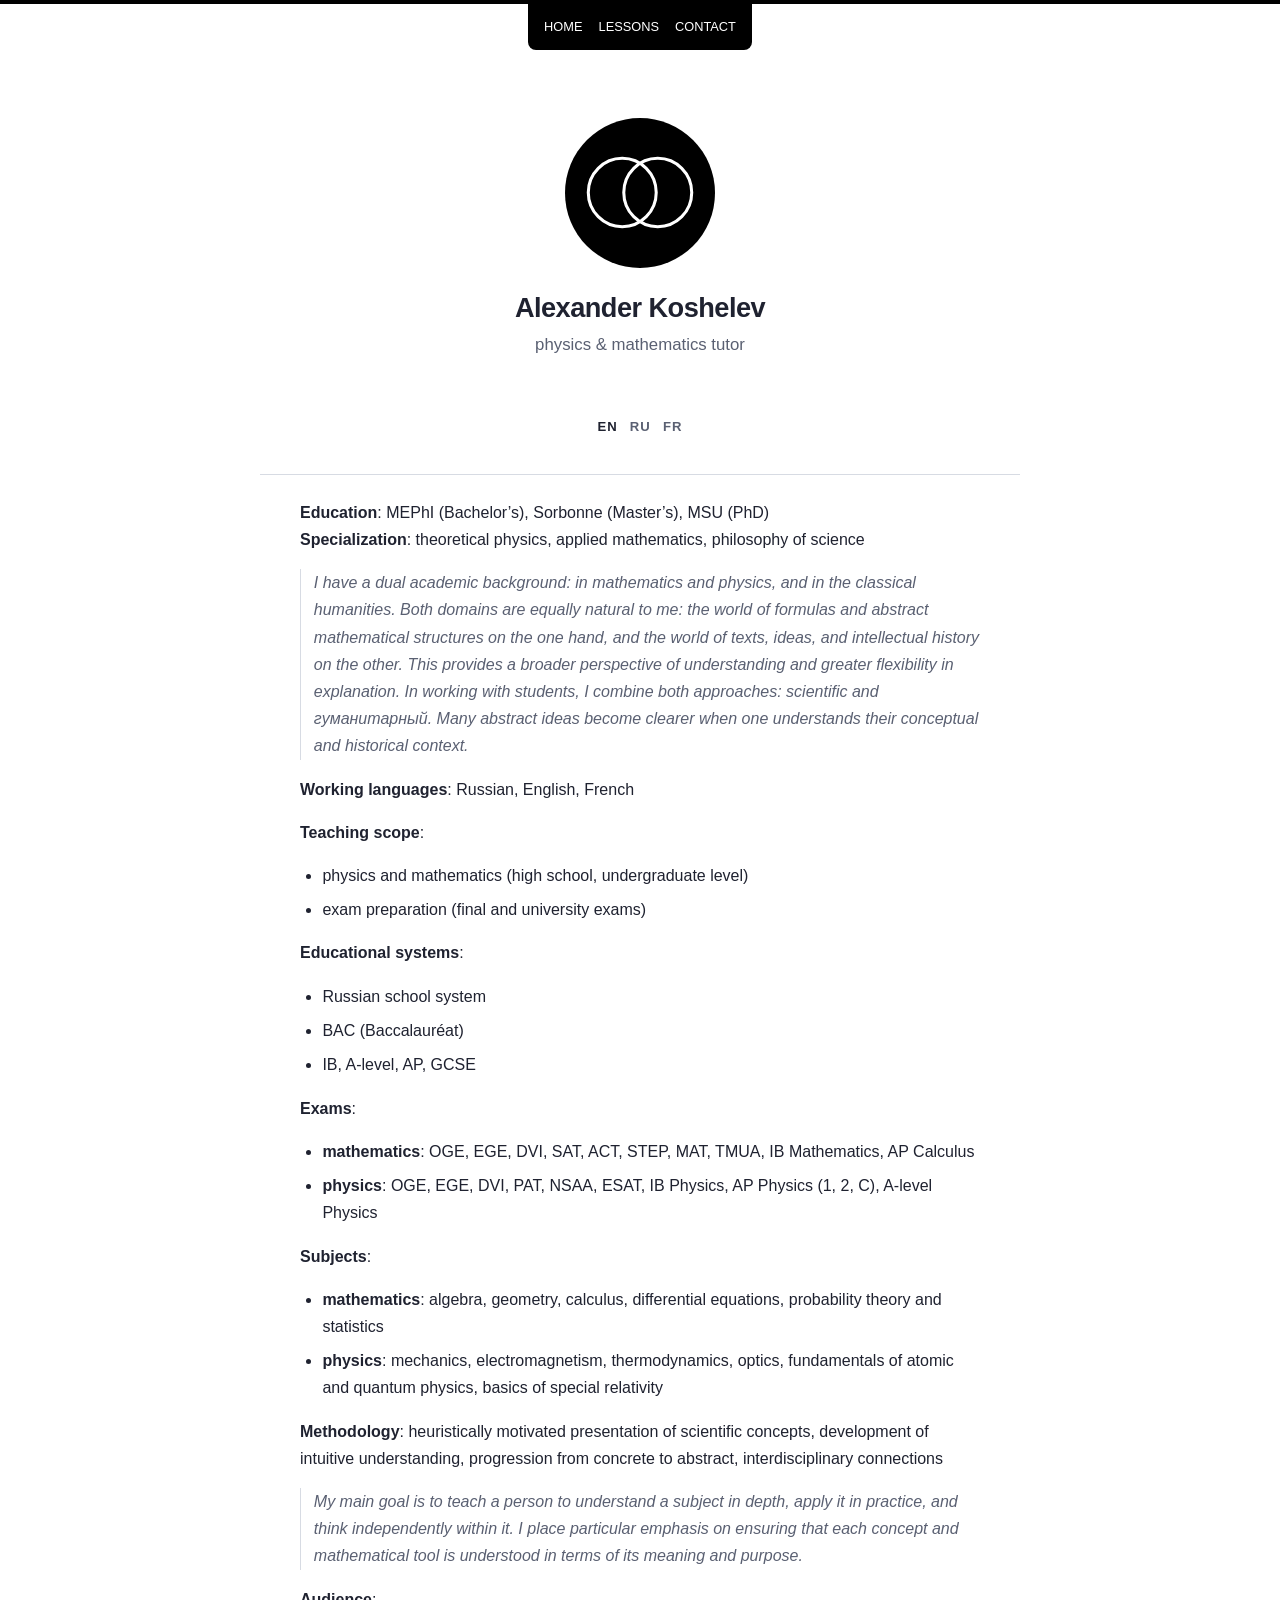
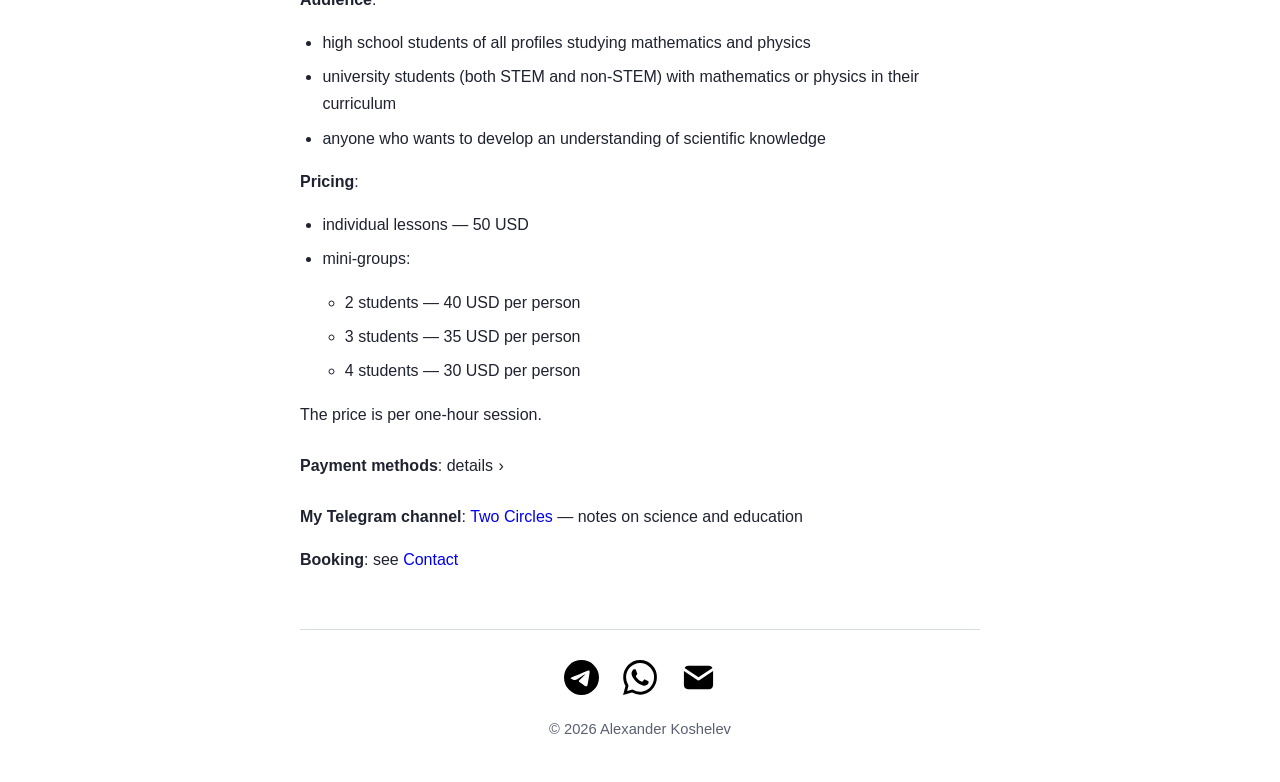
<file: index.html>
<!DOCTYPE html>
<html lang="en">

<head>
  <meta charset="utf-8">
  <meta name="viewport" content="width=device-width, initial-scale=1">
  <meta name="description" content="Private teacher — Alexander Koshelev.">
  <title>koshelev.science</title>
  <link rel="icon" href="assets/img/favicon.svg" type="image/svg+xml">
  <link rel="stylesheet" href="assets/style.css">
</head>

<body>
  <div class="top-bar" aria-hidden="true"></div>

  <nav class="site-nav" aria-label="Primary">
    <ul>
      <li>
        <a href="index.html">
          <span class="nav-lang active" data-lang="en">HOME</span>
          <span class="nav-lang" data-lang="ru">ГЛАВНАЯ</span>
          <span class="nav-lang" data-lang="fr">ACCUEIL</span>
        </a>
      </li>

      <li>
        <a href="lessons.html">
          <span class="nav-lang active" data-lang="en">LESSONS</span>
          <span class="nav-lang" data-lang="ru">УРОКИ</span>
          <span class="nav-lang" data-lang="fr">COURS</span>
        </a>
      </li>

      <li>
        <a href="contact.html">
          <span class="nav-lang active" data-lang="en">CONTACT</span>
          <span class="nav-lang" data-lang="ru">КОНТАКТЫ</span>
          <span class="nav-lang" data-lang="fr">CONTACT</span>
        </a>
      </li>
    </ul>
  </nav>

  <main class="page">
    <header class="hero" aria-label="Identity">
      <div class="hero-symbol-wrap">
        <img class="hero-symbol" src="assets/img/vesica-piscis.svg" alt="Vesica piscis symbol">
      </div>

      <h1 class="hero-name">Alexander Koshelev</h1>
      <p class="hero-role">
        <span class="hero-lang active" data-lang="en">physics & mathematics tutor</span>
        <span class="hero-lang" data-lang="ru">преподаватель физики и математики</span>
        <span class="hero-lang" data-lang="fr">enseignant de la physique et des mathématiques</span>
      </p>
    </header>

    <section class="content" aria-label="Presentation">

      <div class="lang-switch">
        <button data-lang="en" class="active">EN</button>
        <button data-lang="ru">RU</button>
        <button data-lang="fr">FR</button>
      </div>

      <hr class="footer-divider">

      <!-- EN -->
      <section class="lang-block" data-lang="en">
        <p>
          <b>Education</b>: MEPhI (Bachelor’s), Sorbonne (Master’s), MSU (PhD)<br>
          <b>Specialization</b>: theoretical physics, applied mathematics, philosophy of science
        </p>

        <p class="bio-aside">
          I have a dual academic background: in mathematics and physics, and in the classical humanities.
          Both domains are equally natural to me: the world of formulas and abstract mathematical structures on the one
          hand,
          and the world of texts, ideas, and intellectual history on the other.
          This provides a broader perspective of understanding and greater flexibility in explanation.
          In working with students, I combine both approaches: scientific and гуманитарный.
          Many abstract ideas become clearer when one understands their conceptual and historical context.
        </p>

        <p>
          <b>Working languages</b>: Russian, English, French
        </p>

        <p><b>Teaching scope</b>:</p>
        <ul>
          <li>physics and mathematics (high school, undergraduate level)</li>
          <li>exam preparation (final and university exams)</li>
        </ul>

        <p><b>Educational systems</b>:</p>
        <ul>
          <li>Russian school system</li>
          <li>BAC (Baccalauréat)</li>
          <li>IB, A-level, AP, GCSE</li>
        </ul>

        <p><b>Exams</b>:</p>
        <ul>
          <li>
            <b>mathematics</b>: OGE, EGE, DVI, SAT, ACT, STEP, MAT, TMUA, IB Mathematics, AP Calculus
          </li>
          <li>
            <b>physics</b>: OGE, EGE, DVI, PAT, NSAA, ESAT, IB Physics, AP Physics (1, 2, C), A-level Physics
          </li>
        </ul>

        <p><b>Subjects</b>:</p>
        <ul>
          <li>
            <b>mathematics</b>: algebra, geometry, calculus, differential equations,
            probability theory and statistics
          </li>
          <li>
            <b>physics</b>: mechanics, electromagnetism, thermodynamics, optics,
            fundamentals of atomic and quantum physics, basics of special relativity
          </li>
        </ul>

        <p>
          <b>Methodology</b>: heuristically motivated presentation of scientific concepts,
          development of intuitive understanding, progression from concrete to abstract,
          interdisciplinary connections
        </p>

        <p class="bio-aside">
          My main goal is to teach a person to understand a subject in depth, apply it in practice,
          and think independently within it. I place particular emphasis on ensuring that each concept
          and mathematical tool is understood in terms of its meaning and purpose.
        </p>

        <p><b>Audience</b>:</p>
        <ul>
          <li>high school students of all profiles studying mathematics and physics</li>
          <li>university students (both STEM and non-STEM) with mathematics or physics in their curriculum</li>
          <li>anyone who wants to develop an understanding of scientific knowledge</li>
        </ul>

        <p><b>Pricing</b>:</p>
        <ul>
          <li>individual lessons — 50 USD</li>
          <li>mini-groups:
            <ul>
              <li>2 students — 40 USD per person</li>
              <li>3 students — 35 USD per person</li>
              <li>4 students — 30 USD per person</li>
            </ul>
          </li>
        </ul>
        <p>The price is per one-hour session.</p>

        <details class="payment-details">
          <summary><b>Payment methods</b>: details</summary>

          <div class="payment-details-content">
            <p class="rules-text">
              Lesson fees are set in USD. In practice, payment can be made in any equivalent currency.
              The conversion is based on the current exchange rate on the day of payment.
            </p>

            <p class="rules-text">
              <b>Payment via link</b><br>
              The simplest option. I generate a secure payment link and send it to you.
              You open it in any browser and pay with any card.
              The card currency does not matter. The transaction is processed instantly via
              <a href="https://keepz.me" target="_blank" rel="noopener noreferrer"><strong>Keepz</strong></a>.
              This method may involve a 1–3% fee.
            </p>

            <p class="rules-text">
              <b>Russian banking</b><br>
              Clients in Russia may prefer payment in RUB via the Faster Payments System (SBP).
            </p>

            <p class="rules-text">
              <b>Crypto payments</b><br>
              Crypto payments are often convenient. I accept stablecoins
              <strong>USDT</strong> and <strong>USDC</strong> (TRC-20 network),
              treated as a 1:1 USD equivalent.
            </p>
          </div>
        </details>

        <p>
          <b>My Telegram channel</b>:
          <a href="https://t.me/zwiefalt" target="_blank" rel="noopener noreferrer">Two Circles</a>
          — notes on science and education
        </p>

        <p>
          <b>Booking</b>:
          see <a href="contact.html">Contact</a>
        </p>
      </section>

      <!-- RU -->
      <section class="lang-block" data-lang="ru">
        <p>
          <b>Образование</b>: МИФИ (бакалавриат), Сорбонна (магистратура), МГУ (аспирантура)<br>
          <b>Специализация</b>: теоретическая физика, прикладная математика, философия науки
        </p>

        <p class="bio-aside">
          У меня двойное образование: физико-математическое и классическое гуманитарное. Оба мира в равной степени
          являются для меня домом: мир формул и абстрактных математических структур с одной стороны, мир текстов и
          истории идей и концепций — с другой. Это даёт более широкую перспективу понимания и более гибкие возможности
          объяснения. В работе с учениками я сочетаю оба подхода: естественно-научный и гуманитарный. Многие абстрактные
          идеи удаётся понять яснее, если знать проблематику и исторический контекст.
        </p>

        <p>
          <b>Рабочие языки</b>: русский, английский, французский
        </p>

        <p><b>Направление преподавания</b>:</p>
        <ul>
          <li>физика и математика (старшая школа, университет)</li>
          <li>подготовка к экзаменам (выпускным и сессионным)</li>
        </ul>

        <p><b>Образовательные системы</b>:</p>
        <ul>
          <li>российская школьная система</li>
          <li>BAC (Baccalauréat)</li>
          <li>IB, A-level, AP, GCSE</li>
        </ul>

        <p><b>Экзамены</b>:</p>
        <ul>
          <li>
            <b>математика</b>: ОГЭ, ЕГЭ, ДВИ, SAT, ACT, STEP, MAT, TMUA, IB Mathematics, AP Calculus
          </li>
          <li>
            <b>физика</b>: ОГЭ, ЕГЭ, ДВИ, PAT, NSAA, ESAT, IB Physics, AP Physics (1, 2, C), A-level Physics
          </li>
        </ul>

        <p><b>Дисциплины</b>:</p>
        <ul>
          <li>
            <b>математика</b>: алгебра, геометрия, математический анализ, дифференциальные уравнения,
            теория вероятностей и статистика
          </li>
          <li>
            <b>физика</b>: механика, электродинамика, термодинамика, оптика, основы атомной физики и квантовой механики,
            основы специальной теории относительности
          </li>
        </ul>

        <p>
          <b>Методика</b>: эвристически мотивированная подача научных концепций, формирование интуитивного понимания,
          направление от конкретного к абстрактному, междисциплинарные связи
        </p>
        <p class="bio-aside">
          Моя главная задача — научить человека всесторонне понимать предмет, применять его на практике и самостоятельно
          мыслить в нём. Большое внимание я уделяю тому, чтобы человек понимал смысл и назначение каждого абстрактного
          понятия и математического инструмента.
        </p>

        <p><b>Аудитория</b>:</p>
        <ul>
          <li>старшие школьники любых направлений, изучающие математику и физику</li>
          <li>студенты профильных и непрофильных направлений, в программе которых есть математические и физические
            дисциплины</li>
          <li>все, кто хочет научиться ориентироваться в научном знании</li>
        </ul>

        <p><b>Стоимость занятий</b>:</p>
        <ul>
          <li>индивидуальные занятия — 50 USD</li>
          <li>мини-группы:
            <ul>
              <li>2 человека — 40 USD за участника</li>
              <li>3 человека — 35 USD за участника</li>
              <li>4 человека — 30 USD за участника</li>
            </ul>
          </li>
        </ul>
        <p>Стоимость указана за одно часовое занятие.</p>

        <details class="payment-details">
          <summary><b>Способы оплаты</b>: подробнее</summary>

          <div class="payment-details-content">
            <p class="rules-text">
              Цена занятий даётся в долларах. На деле оплачивать можно в любом эквиваленте.
              Расчёт осуществляется по текущему курсу на день оплаты.
            </p>

            <p class="rules-text">
              <b>Оплата по ссылке</b><br>
              Самый простой способ. Я формирую защищённую ссылку и присылаю её вам.
              Вы открываете её в любом браузере и оплачиваете любой картой.
              Валюта карты не имеет значения. Перевод осуществляется через систему платежей
              <a href="https://keepz.me" target="_blank" rel="noopener noreferrer"><strong>Keepz</strong></a>
              мгновенно. У этого способа может быть комиссия 1–3%.
            </p>

            <p class="rules-text">
              <b>Российский банкинг</b><br>
              Клиентам из России может быть удобнее оплата в рублёвом эквиваленте
              через Систему быстрых платежей (СБП).
            </p>

            <p class="rules-text">
              <b>Крипто-оплата</b><br>
              Нередко удобны крипто-платежи. Я принимаю оплату в стейблкоинах
              <strong>USDT</strong> и <strong>USDC</strong> (сеть <strong>TRC-20</strong>).
              Они принимаются как эквивалент доллара 1:1.
            </p>
          </div>
        </details>

        <p>
          <b>Мой телеграм-канал</b>:
          <a href="https://t.me/zwiefalt" target="_blank" rel="noopener noreferrer">Два круга</a>
          — заметки о науке и образовании
        </p>

        <p>
          <b>Запись на занятия</b>:
          см. <a href="contact.html">Контакты</a>
        </p>
      </section>

      <!-- FR -->
      <section class="lang-block" data-lang="fr">
        <p>
          <b>Formation</b> : MEPhI (licence), Sorbonne (master), MSU (doctorat)<br>
          <b>Spécialisation</b> : physique théorique, mathématiques appliquées, philosophie des sciences
        </p>

        <p class="bio-aside">
          Je possède une double formation : en physique et mathématiques, ainsi qu’en humanités classiques.
          Ces deux univers me sont également familiers : celui des formules et des structures mathématiques abstraites
          d’une part,
          et celui des textes, de l’histoire des idées et des concepts d’autre part.
          Cela permet une compréhension plus large et une plus grande souplesse dans l’explication.
          Dans mon travail avec les élèves, je combine ces deux approches : scientifique et humaniste.
          De nombreuses idées abstraites deviennent plus claires lorsqu’on en connaît le contexte conceptuel et
          historique.
        </p>

        <p>
          <b>Langues de travail</b> : russe, anglais, français
        </p>

        <p><b>Enseignement</b> :</p>
        <ul>
          <li>physique et mathématiques (lycée, niveau universitaire)</li>
          <li>préparation aux examens (fin d’études et examens universitaires)</li>
        </ul>

        <p><b>Systèmes éducatifs</b> :</p>
        <ul>
          <li>système scolaire russe</li>
          <li>BAC (Baccalauréat)</li>
          <li>IB, A-level, AP, GCSE</li>
        </ul>

        <p><b>Examens</b> :</p>
        <ul>
          <li>
            <b>mathématiques</b> : OGE, EGE, DVI, SAT, ACT, STEP, MAT, TMUA, IB Mathematics, AP Calculus
          </li>
          <li>
            <b>physique</b> : OGE, EGE, DVI, PAT, NSAA, ESAT, IB Physics, AP Physics (1, 2, C), A-level Physics
          </li>
        </ul>

        <p><b>Disciplines</b> :</p>
        <ul>
          <li>
            <b>mathématiques</b> : algèbre, géométrie, analyse, équations différentielles,
            probabilités et statistiques
          </li>
          <li>
            <b>physique</b> : mécanique, électrodynamique, thermodynamique, optique,
            bases de la physique atomique et quantique, éléments de relativité restreinte
          </li>
        </ul>

        <p>
          <b>Méthode</b> : présentation heuristique des concepts scientifiques,
          développement d’une compréhension intuitive, progression du concret vers l’abstrait,
          mise en relation interdisciplinaire
        </p>

        <p class="bio-aside">
          Mon objectif principal est d’apprendre à une personne à comprendre un sujet en profondeur,
          à l’appliquer en pratique et à penser de manière autonome dans ce domaine.
          J’accorde une attention particulière à la compréhension du sens et de la fonction de chaque concept abstrait
          et de chaque outil mathématique.
        </p>

        <p><b>Public</b> :</p>
        <ul>
          <li>élèves du lycée, tous profils confondus, étudiant les mathématiques et la physique</li>
          <li>étudiants (filières scientifiques et non scientifiques) ayant des disciplines mathématiques ou physiques
            dans leur cursus</li>
          <li>toute personne souhaitant mieux comprendre le savoir scientifique</li>
        </ul>

        <p><b>Tarifs</b> :</p>
        <ul>
          <li>cours individuels — 50 USD</li>
          <li>mini-groupes :
            <ul>
              <li>2 personnes — 40 USD par participant</li>
              <li>3 personnes — 35 USD par participant</li>
              <li>4 personnes — 30 USD par participant</li>
            </ul>
          </li>
        </ul>
        <p>Le tarif est indiqué pour une séance d’une heure.</p>

        <details class="payment-details">
          <summary><b>Modes de paiement</b> : détails</summary>

          <div class="payment-details-content">
            <p class="rules-text">
              Le prix des cours est fixé en dollars. En pratique, le paiement peut être effectué dans toute devise
              équivalente.
              La conversion est effectuée selon le taux en vigueur au jour du paiement.
            </p>

            <p class="rules-text">
              <b>Paiement par lien</b><br>
              C’est la solution la plus simple. Je génère un lien de paiement sécurisé et vous l’envoie.
              Vous l’ouvrez dans un navigateur et payez avec n’importe quelle carte.
              La devise de la carte n’a pas d’importance. Le paiement est traité instantanément via
              <a href="https://keepz.me" target="_blank" rel="noopener noreferrer"><strong>Keepz</strong></a>.
              Ce mode de paiement peut entraîner une commission de 1 à 3 %.
            </p>

            <p class="rules-text">
              <b>Banques russes</b><br>
              Les clients en Russie peuvent préférer un paiement en roubles via le système de paiements rapides (SBP).
            </p>

            <p class="rules-text">
              <b>Paiement en криптовалюте</b><br>
              Les paiements en cryptomonnaie sont souvent pratiques. J’accepte les stablecoins
              <strong>USDT</strong> et <strong>USDC</strong> (réseau TRC-20),
              considérés comme équivalents au dollar à un taux de 1:1.
            </p>
          </div>
        </details>

        <p>
          <b>Ma chaîne Telegram</b> :
          <a href="https://t.me/zwiefalt" target="_blank" rel="noopener noreferrer">Deux cercles</a>
          — notes sur la science et l’éducation
        </p>

        <p>
          <b>Inscription</b> :
          voir <a href="contact.html">Contact</a>
        </p>
      </section>

      <footer class="site-footer" aria-label="Contacts">
        <hr class="footer-divider">

        <nav class="contact-links" aria-label="Contact links">

          <a class="contact-link" href="https://t.me/koshelev_teaching" target="_blank" rel="noopener noreferrer"
            aria-label="Telegram">
            <img class="contact-icon" src="assets/img/icons/telegram.svg" alt="">
          </a>

          <a class="contact-link" href="https://wa.me/995551512975" target="_blank" rel="noopener noreferrer"
            aria-label="WhatsApp">
            <img class="contact-icon" src="assets/img/icons/whatsapp.svg" alt="">
          </a>

          <a class="contact-link" href="mailto:koshelev.teaching@gmail.com?subject=Private%20Lessons" aria-label="Mail">
            <img class="contact-icon" src="assets/img/icons/mail.svg" alt="">
          </a>

        </nav>

        <p class="footer-note">© 2026 Alexander Koshelev</p>
      </footer>
  </main>

  <script>
    const buttons = document.querySelectorAll('.lang-switch button');
    const blocks = document.querySelectorAll('.lang-block');
    const heroLangs = document.querySelectorAll('.hero-lang');
    const navLangs = document.querySelectorAll('.nav-lang');
    const storageKey = 'preferredLanguage';

    function setLanguage(lang) {
      buttons.forEach(btn => {
        btn.classList.toggle('active', btn.dataset.lang === lang);
      });

      blocks.forEach(block => {
        block.classList.toggle('active', block.dataset.lang === lang);
      });

      heroLangs.forEach(el => {
        el.classList.toggle('active', el.dataset.lang === lang);
      });

      navLangs.forEach(el => {
        el.classList.toggle('active', el.dataset.lang === lang);
      });

      localStorage.setItem(storageKey, lang);
    }

    buttons.forEach(btn => {
      btn.addEventListener('click', () => {
        setLanguage(btn.dataset.lang);
      });
    });

    const savedLang = localStorage.getItem(storageKey);

    function detectBrowserLanguage() {
      const browserLang = (navigator.language || navigator.userLanguage || 'en').toLowerCase();

      if (browserLang.startsWith('ru')) return 'ru';
      if (browserLang.startsWith('fr')) return 'fr';
      return 'en';
    }

    const initialLang = savedLang || detectBrowserLanguage();
    setLanguage(initialLang);
  </script>

</body>

</html>
</file>
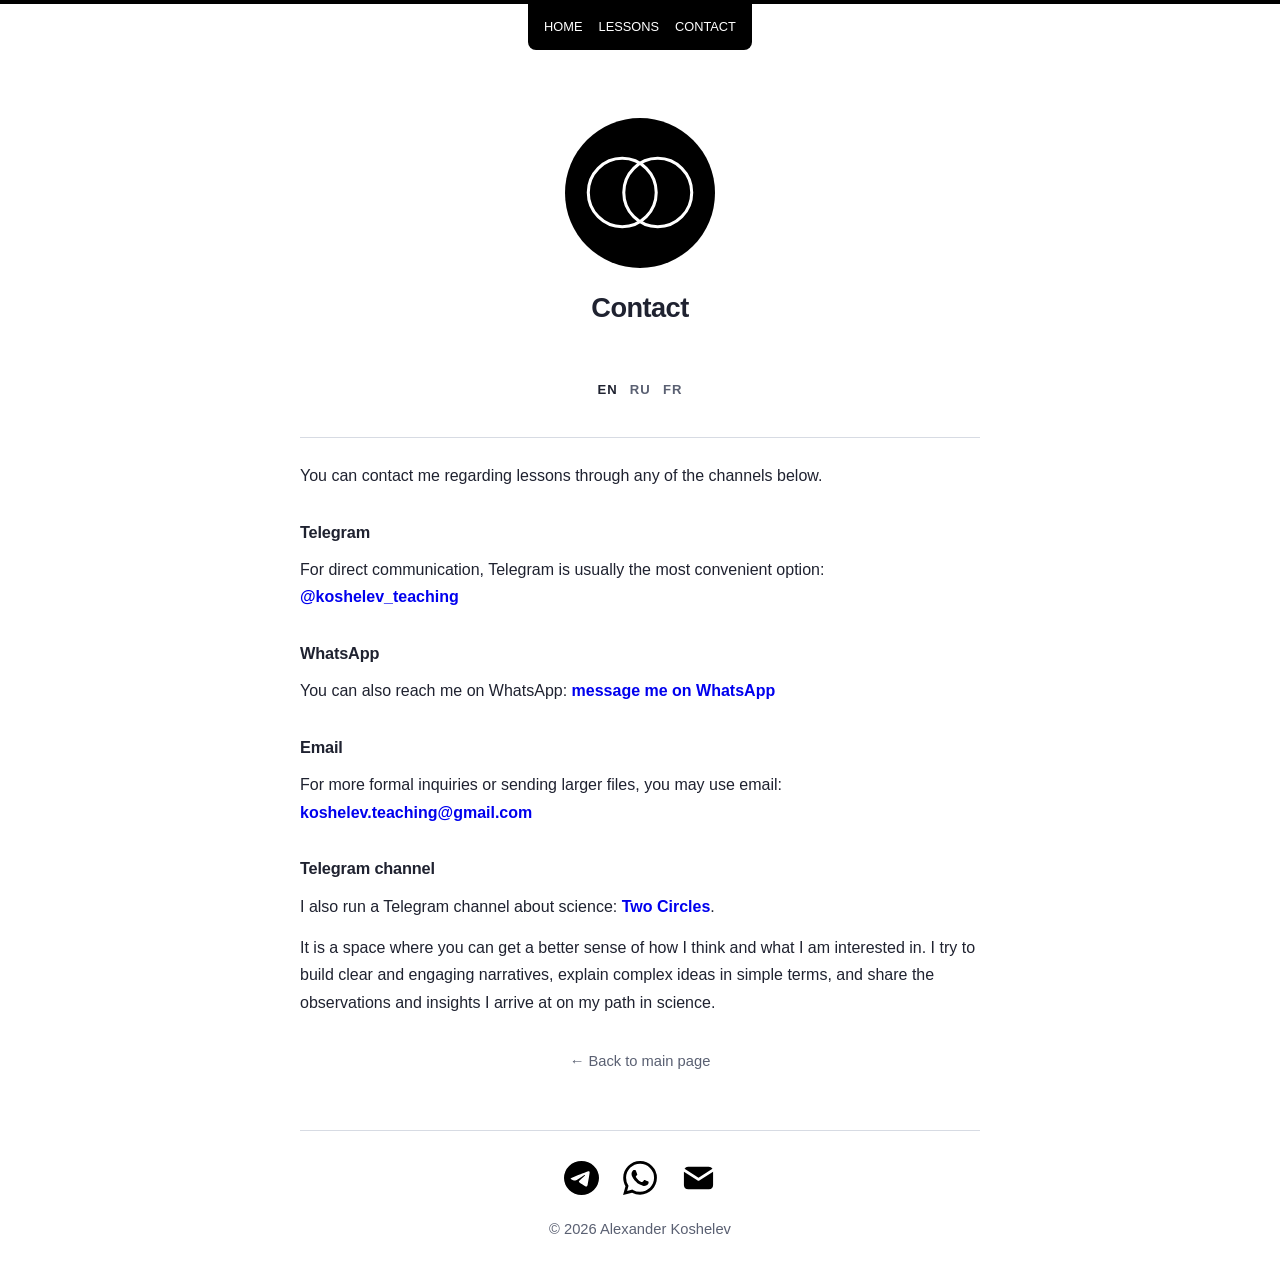
<file: contact.html>
<!DOCTYPE html>
<html lang="en">

<head>
  <meta charset="utf-8">
  <meta name="viewport" content="width=device-width, initial-scale=1">
  <meta name="description" content="Contact information — Alexander Koshelev.">
  <title>Contact — koshelev.science</title>
  <link rel="icon" href="assets/img/favicon.svg" type="image/svg+xml">
  <link rel="stylesheet" href="assets/style.css">
  <style>
    .rules-card {
      border-top: 1px solid var(--line);
      padding-top: 1.5rem;
    }

    .rules-group+.rules-group {
      margin-top: 2rem;
    }

    .rules-group-title {
      margin: 0 0 0.85rem;
      font-size: 1.02rem;
      line-height: 1.3;
      font-weight: 700;
      letter-spacing: -0.01em;
    }

    .subpage-nav {
      width: min(100%, var(--text-max));
      margin: 2rem auto 2.25rem;
      text-align: center;
    }

    .subpage-nav a {
      color: var(--muted);
      font-size: 0.92rem;
    }

    .subpage-nav a:hover,
    .subpage-nav a:focus-visible {
      color: var(--fg);
    }

    @media (max-width: 640px) {
      .subpage-nav {
        margin: 1.5rem auto 2rem;
      }

      .rules-group+.rules-group {
        margin-top: 1.7rem;
      }
    }
  </style>
</head>

<body>
  <div class="top-bar" aria-hidden="true"></div>

  <nav class="site-nav" aria-label="Primary">
    <ul>
      <li>
        <a href="index.html">
          <span class="nav-lang active" data-lang="en">HOME</span>
          <span class="nav-lang" data-lang="ru">ГЛАВНАЯ</span>
          <span class="nav-lang" data-lang="fr">ACCUEIL</span>
        </a>
      </li>

      <li>
        <a href="lessons.html">
          <span class="nav-lang active" data-lang="en">LESSONS</span>
          <span class="nav-lang" data-lang="ru">УРОКИ</span>
          <span class="nav-lang" data-lang="fr">COURS</span>
        </a>
      </li>

      <li>
        <a href="contacts.html">
          <span class="nav-lang active" data-lang="en">CONTACT</span>
          <span class="nav-lang" data-lang="ru">КОНТАКТЫ</span>
          <span class="nav-lang" data-lang="fr">CONTACT</span>
        </a>
      </li>
    </ul>
  </nav>

  <main class="page">
    <header class="hero" aria-label="Identity">
      <div class="hero-symbol-wrap">
        <img class="hero-symbol" src="assets/img/vesica-piscis.svg" alt="Vesica piscis symbol">
      </div>

      <h1 class="hero-name">
        <span class="hero-lang active" data-lang="en">Contact</span>
        <span class="hero-lang" data-lang="ru">Контакты</span>
        <span class="hero-lang" data-lang="fr">Contact</span>
      </h1>
    </header>

    <section class="content" aria-label="Contact information">
      <div class="lang-switch">
        <button data-lang="en" class="active">EN</button>
        <button data-lang="ru">RU</button>
        <button data-lang="fr">FR</button>
      </div>

      <!-- EN -->
      <section class="lang-block active" data-lang="en">
        <div class="rules-card">

          <section class="rules-group">
            <p class="rules-text">
              You can contact me regarding lessons through any of the channels below.
            </p>
          </section>

          <section class="rules-group">
            <h2 class="rules-group-title">Telegram</h2>
            <p class="rules-text">
              For direct communication, Telegram is usually the most convenient option:
              <a href="https://t.me/koshelev_teaching" target="_blank"
                rel="noopener noreferrer"><strong>@koshelev_teaching</strong></a>
            </p>
          </section>

          <section class="rules-group">
            <h2 class="rules-group-title">WhatsApp</h2>
            <p class="rules-text">
              You can also reach me on WhatsApp:
              <a href="https://wa.me/995551512975" target="_blank" rel="noopener noreferrer"><strong>message me on
                  WhatsApp</strong></a>
            </p>
          </section>

          <section class="rules-group">
            <h2 class="rules-group-title">Email</h2>
            <p class="rules-text">
              For more formal inquiries or sending larger files, you may use email:
              <a
                href="mailto:koshelev.teaching@gmail.com?subject=Private%20Lessons"><strong>koshelev.teaching@gmail.com</strong></a>
            </p>
          </section>

          <section class="rules-group">
            <h2 class="rules-group-title">Telegram channel</h2>
            <p class="rules-text">
              I also run a Telegram channel about science:
              <a href="https://t.me/zwiefalt" target="_blank"><strong>Two Circles</strong></a>.
            </p>
            <p class="rules-text">
              It is a space where you can get a better sense of how I think and what I am interested in. I try to build
              clear and engaging narratives, explain complex ideas in simple terms, and share the observations and
              insights I arrive at on my path in science.
            </p>
          </section>

        </div>
      </section>

      <!-- RU -->
      <section class="lang-block" data-lang="ru">
        <div class="rules-card">

          <section class="rules-group">
            <p class="rules-text">
              По вопросам занятий вы можете связаться со мной через любой из каналов ниже.
            </p>
          </section>

          <section class="rules-group">
            <h2 class="rules-group-title">Telegram</h2>
            <p class="rules-text">
              Для прямой связи удобнее Telegram:
              <a href="https://t.me/koshelev_teaching" target="_blank"
                rel="noopener noreferrer"><strong>@koshelev_teaching</strong></a>
            </p>
          </section>

          <section class="rules-group">
            <h2 class="rules-group-title">WhatsApp</h2>
            <p class="rules-text">
              Также можно написать мне в WhatsApp:
              <a href="https://wa.me/995551512975" target="_blank" rel="noopener noreferrer"><strong>отправить
                  сообщение</strong></a>
            </p>
          </section>

          <section class="rules-group">
            <h2 class="rules-group-title">Email</h2>
            <p class="rules-text">
              Для более формальных вопросов или больших файлов можно использовать электронную почту:
              <a
                href="mailto:koshelev.teaching@gmail.com?subject=Private%20Lessons"><strong>koshelev.teaching@gmail.com</strong></a>
            </p>
          </section>

          <section class="rules-group">
            <h2 class="rules-group-title">Telegram-канал</h2>
            <p class="rules-text">
              Также я веду телеграм-канал о естественных науках:
              <a href="https://t.me/zwiefalt" target="_blank" rel="noopener noreferrer"><strong>Два
                  круга</strong></a>.
            </p>
            <p class="rules-text">
              Это пространство, где можно лучше понять, как я мыслю и чем интересуюсь.
              Я стараюсь выстраивать ясные и интересные нарративы, объяснять сложные вещи простым языком и делиться теми
              наблюдениями и открытиями, к которым прихожу на своём пути в науке.
            </p>

        </div>
      </section>

      <!-- FR -->
      <section class="lang-block" data-lang="fr">
        <div class="rules-card">

          <section class="rules-group">
            <p class="rules-text">
              Pour toute question concernant les cours, vous pouvez me contacter par l’un des moyens
              ci-dessous.
            </p>
          </section>

          <section class="rules-group">
            <h2 class="rules-group-title">Telegram</h2>
            <p class="rules-text">
              Pour une communication directe, Telegram est généralement l’option la plus pratique :
              <a href="https://t.me/koshelev_teaching" target="_blank"
                rel="noopener noreferrer"><strong>@koshelev_teaching</strong></a>
            </p>
          </section>

          <section class="rules-group">
            <h2 class="rules-group-title">WhatsApp</h2>
            <p class="rules-text">
              Vous pouvez également m’écrire sur WhatsApp :
              <a href="https://wa.me/995551512975" target="_blank" rel="noopener noreferrer"><strong>envoyer un
                  message</strong></a>
            </p>
          </section>

          <section class="rules-group">
            <h2 class="rules-group-title">Email</h2>
            <p class="rules-text">
              Pour les demandes plus formelles ou l’envoi de fichiers volumineux, vous pouvez utiliser l’adresse
              électronique suivante :
              <a
                href="mailto:koshelev.teaching@gmail.com?subject=Private%20Lessons"><strong>koshelev.teaching@gmail.com</strong></a>
            </p>
          </section>

          <section class="rules-group">
            <h2 class="rules-group-title">Chaîne Telegram</h2>
            <p class="rules-text">
              Je tiens également une chaîne Telegram consacrée aux sciences naturelles :
              <a href="https://t.me/zwiefalt" target="_blank"><strong>Deux Cercles</strong></a>.
            </p>
            <p class="rules-text">
              C’est un espace où l’on peut mieux comprendre ma manière de penser et ce qui m’intéresse. J’essaie d’y
              construire des exposés clairs et intéressants, d’expliquer des idées complexes de manière simple et de
              partager les observations et les réflexions auxquelles j’arrive sur mon chemin en science.
            </p>
          </section>

        </div>
      </section>
    </section>

    <nav class="subpage-nav" aria-label="Back link">
      <a href="index.html">← Back to main page</a>
    </nav>

    <footer class="site-footer" aria-label="Contacts">
      <hr class="footer-divider">

      <nav class="contact-links" aria-label="Contact links">
        <a class="contact-link" href="https://t.me/koshelev_teaching" target="_blank" rel="noopener noreferrer"
          aria-label="Telegram">
          <img class="contact-icon" src="assets/img/icons/telegram.svg" alt="">
        </a>

        <a class="contact-link" href="https://wa.me/995551512975" target="_blank" rel="noopener noreferrer"
          aria-label="WhatsApp">
          <img class="contact-icon" src="assets/img/icons/whatsapp.svg" alt="">
        </a>

        <a class="contact-link" href="mailto:koshelev.teaching@gmail.com?subject=Contact" aria-label="Mail">
          <img class="contact-icon" src="assets/img/icons/mail.svg" alt="">
        </a>
      </nav>

      <p class="footer-note">© 2026 Alexander Koshelev</p>
    </footer>
  </main>

  <script>
    const buttons = document.querySelectorAll('.lang-switch button');
    const blocks = document.querySelectorAll('.lang-block');
    const heroLangs = document.querySelectorAll('.hero-lang');
    const navLangs = document.querySelectorAll('.nav-lang');
    const storageKey = 'preferredLanguage';

    function setLanguage(lang) {
      buttons.forEach(btn => {
        btn.classList.toggle('active', btn.dataset.lang === lang);
      });

      blocks.forEach(block => {
        block.classList.toggle('active', block.dataset.lang === lang);
      });

      heroLangs.forEach(el => {
        el.classList.toggle('active', el.dataset.lang === lang);
      });

      navLangs.forEach(el => {
        el.classList.toggle('active', el.dataset.lang === lang);
      });

      localStorage.setItem(storageKey, lang);
    }

    buttons.forEach(btn => {
      btn.addEventListener('click', () => {
        setLanguage(btn.dataset.lang);
      });
    });

    const savedLang = localStorage.getItem(storageKey);

    function detectBrowserLanguage() {
      const browserLang = (navigator.language || navigator.userLanguage || 'en').toLowerCase();

      if (browserLang.startsWith('ru')) return 'ru';
      if (browserLang.startsWith('fr')) return 'fr';
      return 'en';
    }

    const initialLang = savedLang || detectBrowserLanguage();
    setLanguage(initialLang);
  </script>
</body>

</html>
</file>
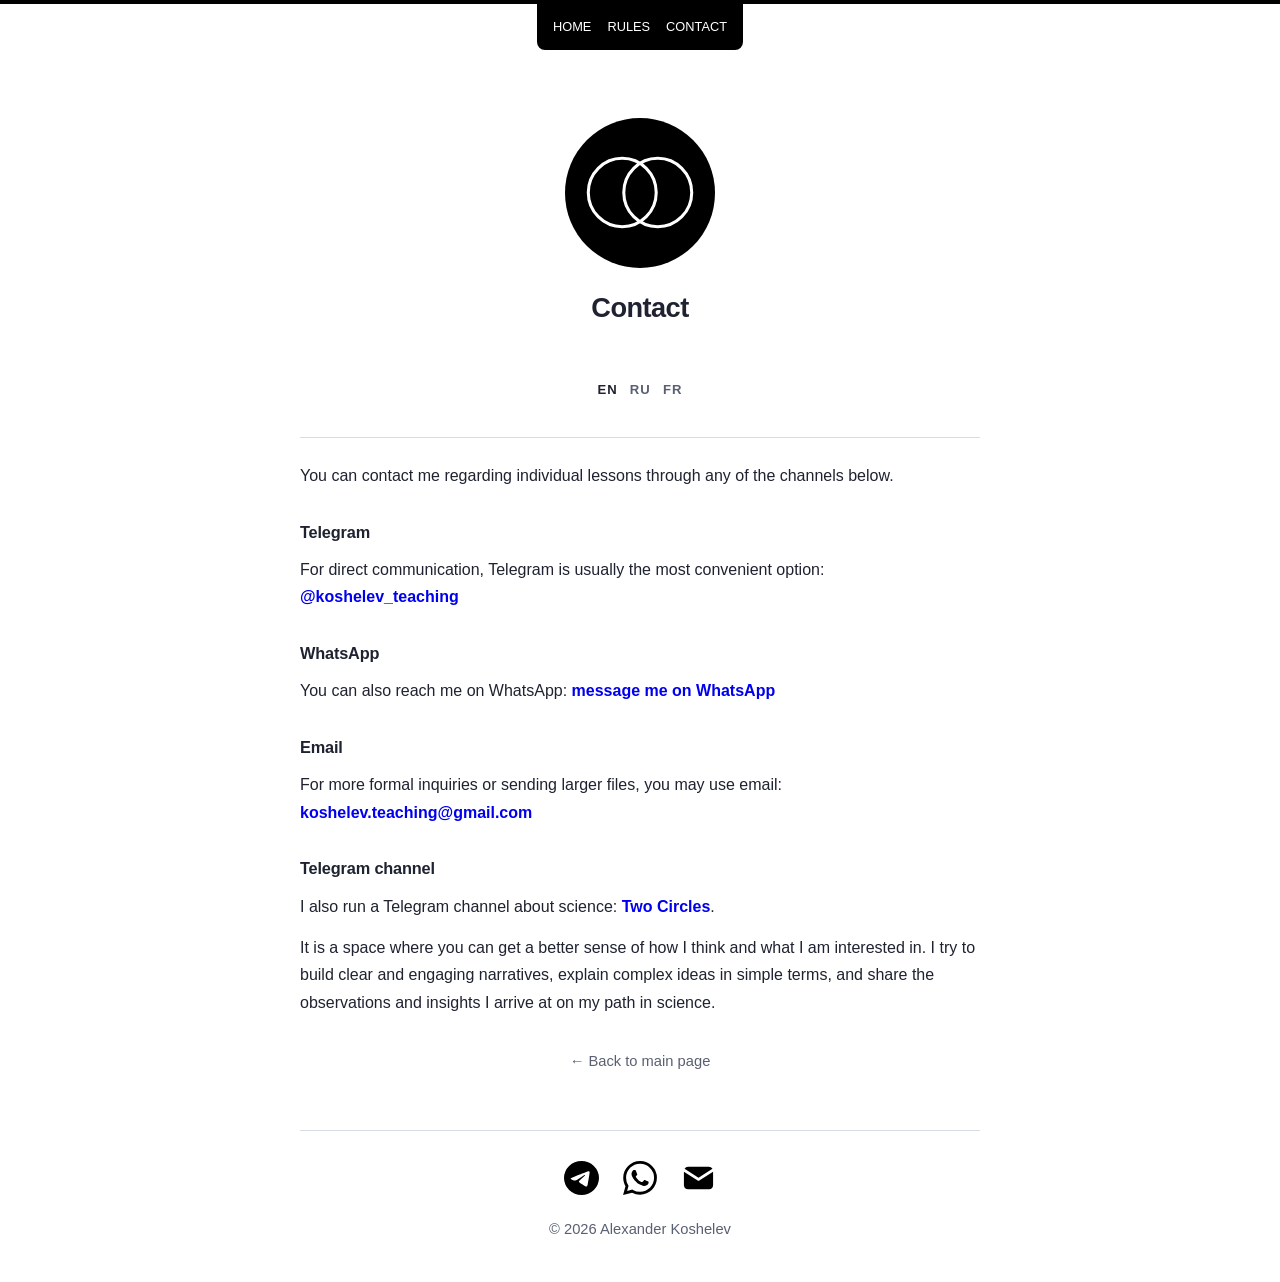
<file: contacts.html>
<!DOCTYPE html>
<html lang="en">

<head>
  <meta charset="utf-8">
  <meta name="viewport" content="width=device-width, initial-scale=1">
  <meta name="description" content="Contact information — Alexander Koshelev.">
  <title>Contact — koshelev.science</title>
  <link rel="icon" href="assets/img/favicon.svg" type="image/svg+xml">
  <link rel="stylesheet" href="assets/style.css">
  <style>
    .rules-card {
      border-top: 1px solid var(--line);
      padding-top: 1.5rem;
    }

    .rules-group+.rules-group {
      margin-top: 2rem;
    }

    .rules-group-title {
      margin: 0 0 0.85rem;
      font-size: 1.02rem;
      line-height: 1.3;
      font-weight: 700;
      letter-spacing: -0.01em;
    }

    .subpage-nav {
      width: min(100%, var(--text-max));
      margin: 2rem auto 2.25rem;
      text-align: center;
    }

    .subpage-nav a {
      color: var(--muted);
      font-size: 0.92rem;
    }

    .subpage-nav a:hover,
    .subpage-nav a:focus-visible {
      color: var(--fg);
    }

    @media (max-width: 640px) {
      .subpage-nav {
        margin: 1.5rem auto 2rem;
      }

      .rules-group+.rules-group {
        margin-top: 1.7rem;
      }
    }
  </style>
</head>

<body>
  <div class="top-bar" aria-hidden="true"></div>

  <nav class="site-nav" aria-label="Primary">
    <ul>
      <li>
        <a href="index.html">
          <span class="nav-lang active" data-lang="en">HOME</span>
          <span class="nav-lang" data-lang="ru">ГЛАВНАЯ</span>
          <span class="nav-lang" data-lang="fr">ACCUEIL</span>
        </a>
      </li>

      <li>
        <a href="rules.html">
          <span class="nav-lang active" data-lang="en">RULES</span>
          <span class="nav-lang" data-lang="ru">ПРАВИЛА</span>
          <span class="nav-lang" data-lang="fr">RÈGLES</span>
        </a>
      </li>

      <li>
        <a href="contacts.html">
          <span class="nav-lang active" data-lang="en">CONTACT</span>
          <span class="nav-lang" data-lang="ru">КОНТАКТЫ</span>
          <span class="nav-lang" data-lang="fr">CONTACT</span>
        </a>
      </li>
    </ul>
  </nav>

  <main class="page">
    <header class="hero" aria-label="Identity">
      <div class="hero-symbol-wrap">
        <img class="hero-symbol" src="assets/img/vesica-piscis.svg" alt="Vesica piscis symbol">
      </div>

      <h1 class="hero-name">
        <span class="hero-lang active" data-lang="en">Contact</span>
        <span class="hero-lang" data-lang="ru">Контакты</span>
        <span class="hero-lang" data-lang="fr">Contact</span>
      </h1>
    </header>

    <section class="content" aria-label="Contact information">
      <div class="lang-switch">
        <button data-lang="en" class="active">EN</button>
        <button data-lang="ru">RU</button>
        <button data-lang="fr">FR</button>
      </div>

      <!-- EN -->
      <section class="lang-block active" data-lang="en">
        <div class="rules-card">

          <section class="rules-group">
            <p class="rules-text">
              You can contact me regarding individual lessons through any of the channels below.
            </p>
          </section>

          <section class="rules-group">
            <h2 class="rules-group-title">Telegram</h2>
            <p class="rules-text">
              For direct communication, Telegram is usually the most convenient option:
              <a href="https://t.me/koshelev_teaching" target="_blank"
                rel="noopener noreferrer"><strong>@koshelev_teaching</strong></a>
            </p>
          </section>

          <section class="rules-group">
            <h2 class="rules-group-title">WhatsApp</h2>
            <p class="rules-text">
              You can also reach me on WhatsApp:
              <a href="https://wa.me/995551512975" target="_blank" rel="noopener noreferrer"><strong>message me on
                  WhatsApp</strong></a>
            </p>
          </section>

          <section class="rules-group">
            <h2 class="rules-group-title">Email</h2>
            <p class="rules-text">
              For more formal inquiries or sending larger files, you may use email:
              <a
                href="mailto:koshelev.teaching@gmail.com?subject=Private%20Lessons"><strong>koshelev.teaching@gmail.com</strong></a>
            </p>
          </section>

          <section class="rules-group">
            <h2 class="rules-group-title">Telegram channel</h2>
            <p class="rules-text">
              I also run a Telegram channel about science:
              <a href="https://t.me/zwiefalt" target="_blank"><strong>Two Circles</strong></a>.
            </p>
            <p class="rules-text">
              It is a space where you can get a better sense of how I think and what I am interested in. I try to build
              clear and engaging narratives, explain complex ideas in simple terms, and share the observations and
              insights I arrive at on my path in science.
            </p>
          </section>

        </div>
      </section>

      <!-- RU -->
      <section class="lang-block" data-lang="ru">
        <div class="rules-card">

          <section class="rules-group">
            <p class="rules-text">
              По вопросам индивидуальных занятий вы можете связаться со мной через любой из каналов ниже.
            </p>
          </section>

          <section class="rules-group">
            <h2 class="rules-group-title">Telegram</h2>
            <p class="rules-text">
              Для прямой связи удобнее Telegram:
              <a href="https://t.me/koshelev_teaching" target="_blank"
                rel="noopener noreferrer"><strong>@koshelev_teaching</strong></a>
            </p>
          </section>

          <section class="rules-group">
            <h2 class="rules-group-title">WhatsApp</h2>
            <p class="rules-text">
              Также можно написать мне в WhatsApp:
              <a href="https://wa.me/995551512975" target="_blank" rel="noopener noreferrer"><strong>отправить
                  сообщение</strong></a>
            </p>
          </section>

          <section class="rules-group">
            <h2 class="rules-group-title">Email</h2>
            <p class="rules-text">
              Для более формальных вопросов или больших файлов можно использовать электронную почту:
              <a
                href="mailto:koshelev.teaching@gmail.com?subject=Private%20Lessons"><strong>koshelev.teaching@gmail.com</strong></a>
            </p>
          </section>

          <section class="rules-group">
            <h2 class="rules-group-title">Telegram-канал</h2>
            <p class="rules-text">
              Также я веду телеграм-канал о естественных науках:
              <a href="https://t.me/zwiefalt" target="_blank" rel="noopener noreferrer"><strong>Два
                  круга</strong></a>.
            </p>
            <p class="rules-text">
              Это пространство, где можно лучше понять, как я мыслю и чем интересуюсь.
              Я стараюсь выстраивать ясные и интересные нарративы, объяснять сложные вещи простым языком и делиться теми
              наблюдениями и открытиями, к которым прихожу на своём пути в науке.
            </p>

        </div>
      </section>

      <!-- FR -->
      <section class="lang-block" data-lang="fr">
        <div class="rules-card">

          <section class="rules-group">
            <h2 class="rules-group-title">Général</h2>
            <p class="rules-text">
              Pour toute question concernant les cours individuels, vous pouvez me contacter par l’un des moyens
              ci-dessous.
            </p>
          </section>

          <section class="rules-group">
            <h2 class="rules-group-title">Telegram</h2>
            <p class="rules-text">
              Pour une communication directe, Telegram est généralement l’option la plus pratique :
              <a href="https://t.me/koshelev_teaching" target="_blank"
                rel="noopener noreferrer"><strong>@koshelev_teaching</strong></a>
            </p>
          </section>

          <section class="rules-group">
            <h2 class="rules-group-title">WhatsApp</h2>
            <p class="rules-text">
              Vous pouvez également m’écrire sur WhatsApp :
              <a href="https://wa.me/995551512975" target="_blank" rel="noopener noreferrer"><strong>envoyer un
                  message</strong></a>
            </p>
          </section>

          <section class="rules-group">
            <h2 class="rules-group-title">Email</h2>
            <p class="rules-text">
              Pour les demandes plus formelles ou l’envoi de fichiers volumineux, vous pouvez utiliser l’adresse
              électronique suivante :
              <a
                href="mailto:koshelev.teaching@gmail.com?subject=Private%20Lessons"><strong>koshelev.teaching@gmail.com</strong></a>
            </p>
          </section>

          <section class="rules-group">
            <h2 class="rules-group-title">Chaîne Telegram</h2>
            <p class="rules-text">
              Je tiens également une chaîne Telegram consacrée aux sciences naturelles :
              <a href="https://t.me/zwiefalt" target="_blank"><strong>Deux Cercles</strong></a>.
            </p>
            <p class="rules-text">
              C’est un espace où l’on peut mieux comprendre ma manière de penser et ce qui m’intéresse. J’essaie d’y
              construire des exposés clairs et intéressants, d’expliquer des idées complexes de manière simple et de
              partager les observations et les réflexions auxquelles j’arrive sur mon chemin en science.
            </p>
          </section>

        </div>
      </section>
    </section>

    <nav class="subpage-nav" aria-label="Back link">
      <a href="index.html">← Back to main page</a>
    </nav>

    <footer class="site-footer" aria-label="Contacts">
      <hr class="footer-divider">

      <nav class="contact-links" aria-label="Contact links">
        <a class="contact-link" href="https://t.me/koshelev_teaching" target="_blank" rel="noopener noreferrer"
          aria-label="Telegram">
          <img class="contact-icon" src="assets/img/icons/telegram.svg" alt="">
        </a>

        <a class="contact-link" href="https://wa.me/995551512975" target="_blank" rel="noopener noreferrer"
          aria-label="WhatsApp">
          <img class="contact-icon" src="assets/img/icons/whatsapp.svg" alt="">
        </a>

        <a class="contact-link" href="mailto:koshelev.teaching@gmail.com?subject=Contact" aria-label="Mail">
          <img class="contact-icon" src="assets/img/icons/mail.svg" alt="">
        </a>
      </nav>

      <p class="footer-note">© 2026 Alexander Koshelev</p>
    </footer>
  </main>

  <script>
    const buttons = document.querySelectorAll('.lang-switch button');
    const blocks = document.querySelectorAll('.lang-block');
    const heroLangs = document.querySelectorAll('.hero-lang');
    const navLangs = document.querySelectorAll('.nav-lang');
    const storageKey = 'preferredLanguage';

    function setLanguage(lang) {
      buttons.forEach(btn => {
        btn.classList.toggle('active', btn.dataset.lang === lang);
      });

      blocks.forEach(block => {
        block.classList.toggle('active', block.dataset.lang === lang);
      });

      heroLangs.forEach(el => {
        el.classList.toggle('active', el.dataset.lang === lang);
      });

      navLangs.forEach(el => {
        el.classList.toggle('active', el.dataset.lang === lang);
      });

      localStorage.setItem(storageKey, lang);
    }

    buttons.forEach(btn => {
      btn.addEventListener('click', () => {
        setLanguage(btn.dataset.lang);
      });
    });

    const savedLang = localStorage.getItem(storageKey);

    function detectBrowserLanguage() {
      const browserLang = (navigator.language || navigator.userLanguage || 'en').toLowerCase();

      if (browserLang.startsWith('ru')) return 'ru';
      if (browserLang.startsWith('fr')) return 'fr';
      return 'en';
    }

    const initialLang = savedLang || detectBrowserLanguage();
    setLanguage(initialLang);
  </script>
</body>

</html>
</file>
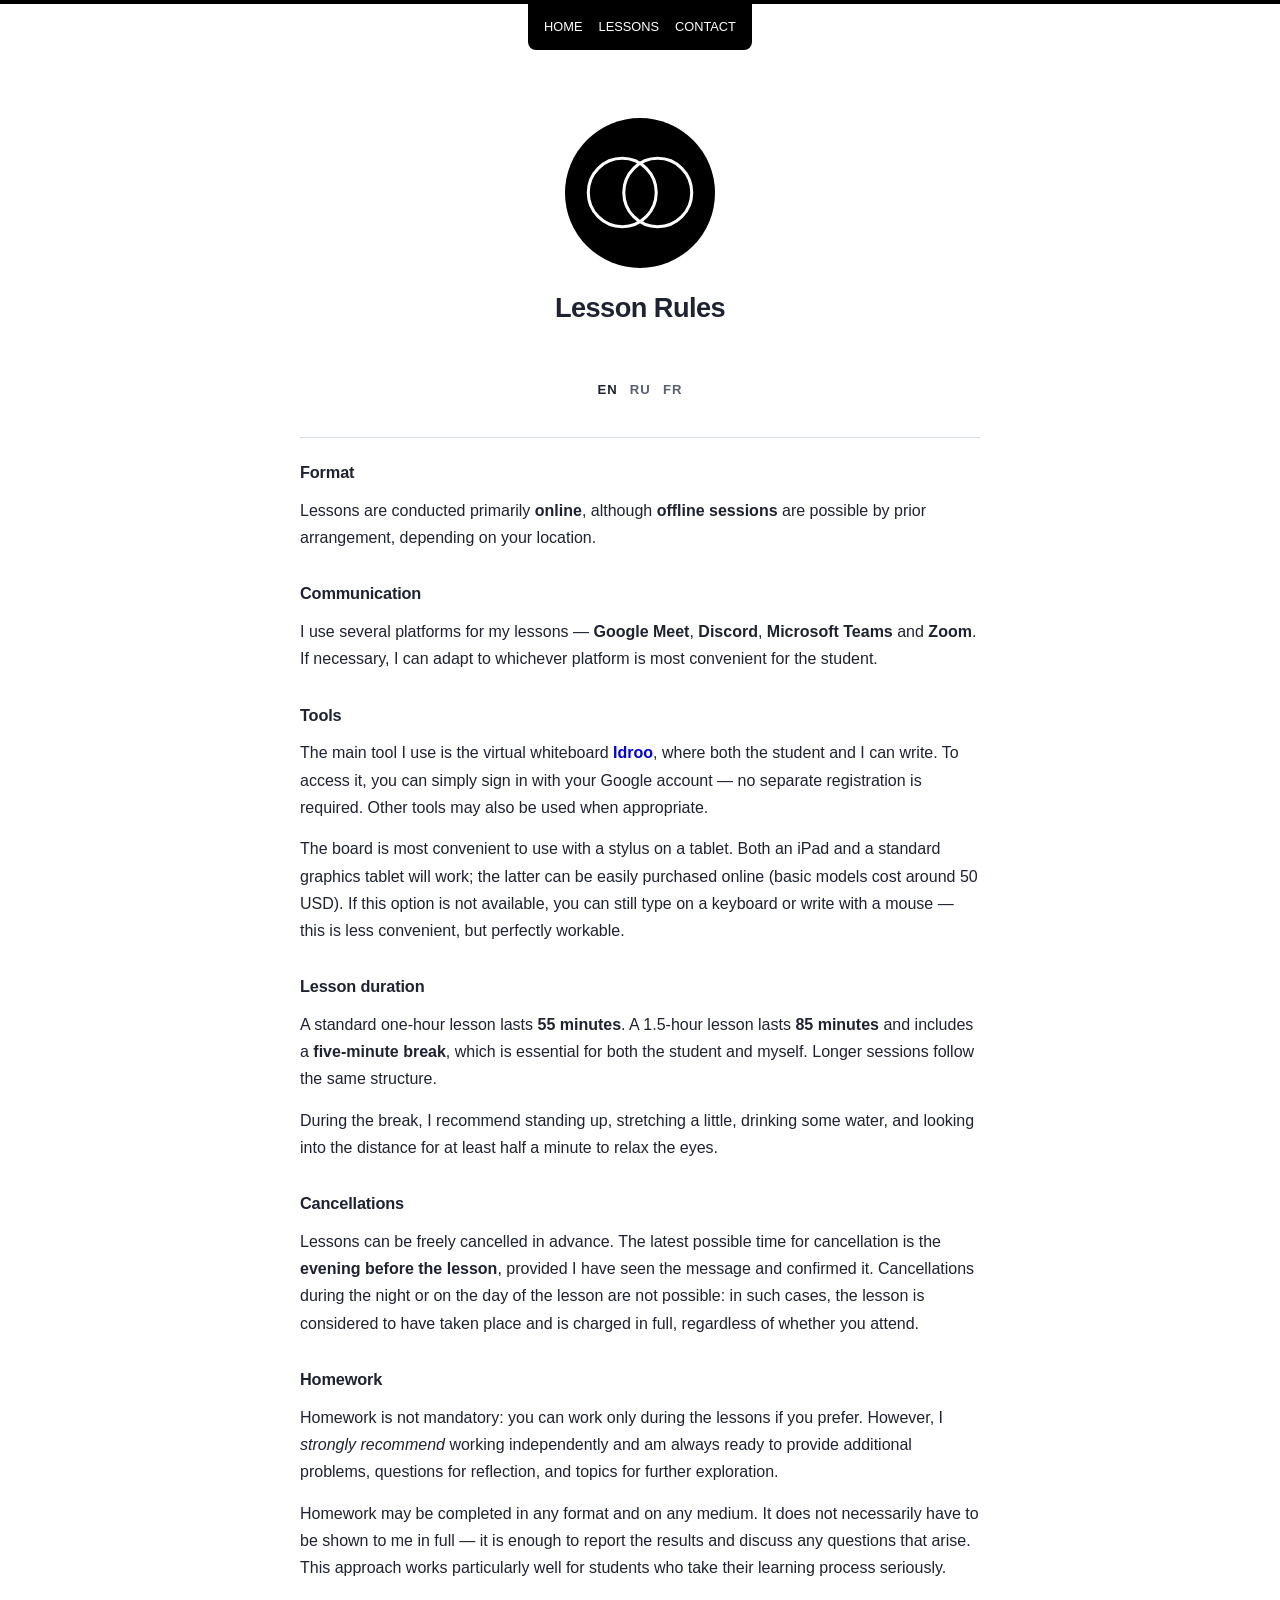
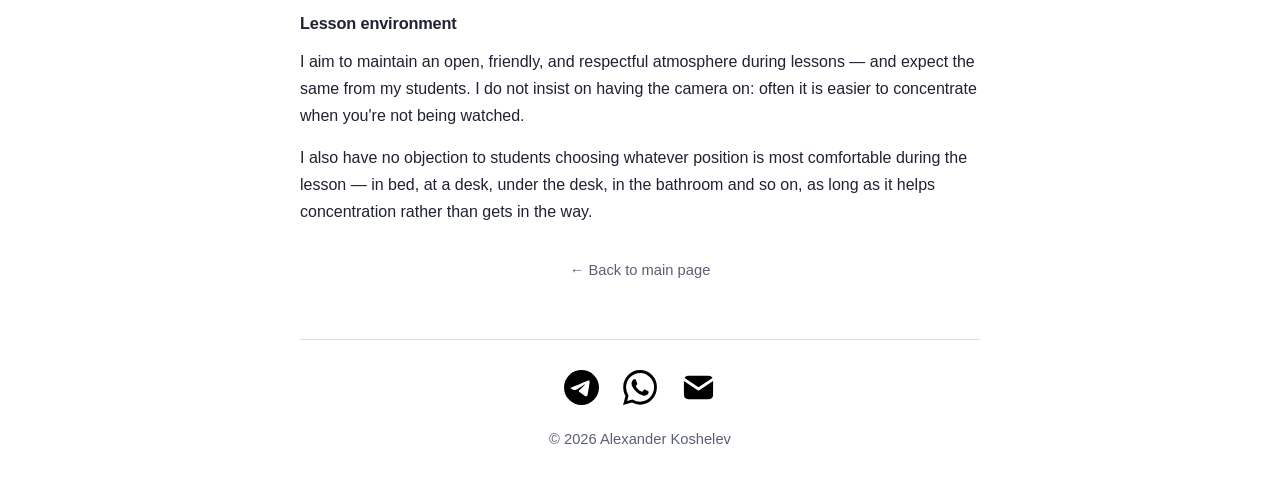
<file: lessons.html>
<!DOCTYPE html>
<html lang="en">

<head>
  <meta charset="utf-8">
  <meta name="viewport" content="width=device-width, initial-scale=1">
  <meta name="description" content="Lessons — Alexander Koshelev.">
  <title>Lessons — koshelev.science</title>
  <link rel="icon" href="assets/img/favicon.svg" type="image/svg+xml">
  <link rel="stylesheet" href="assets/style.css">
  <style>
    .subpage-header {
      width: min(100%, var(--text-max));
      margin: 0 auto;
      text-align: center;
    }

    .subpage-title {
      margin: 0;
      font-size: clamp(1.4rem, 3vw, 2rem);
      line-height: 1.15;
      font-weight: 700;
      letter-spacing: -0.02em;
    }

    .subpage-subtitle {
      margin: 0.65rem 0 0;
      color: var(--muted);
      font-size: 1rem;
    }

    .rules-shell {
      width: min(100%, var(--text-max));
      margin: 0 auto;
    }

    .rules-card {
      border-top: 1px solid var(--line);
      padding-top: 1.5rem;
    }

    .rules-intro {
      color: var(--muted);
    }

    .rules-group+.rules-group {
      margin-top: 2rem;
    }

    .rules-group-title {
      margin: 0 0 0.85rem;
      font-size: 1.02rem;
      line-height: 1.3;
      font-weight: 700;
      letter-spacing: -0.01em;
    }

    .rules-list {
      margin: 0;
      padding-left: 1.2rem;
    }

    .rules-list li+li {
      margin-top: 0.7rem;
    }

    .rules-note {
      margin-top: 2rem;
      padding-top: 1.25rem;
      border-top: 1px solid var(--line);
      color: var(--muted);
      font-size: 0.95rem;
    }

    .subpage-nav {
      width: min(100%, var(--text-max));
      margin: 2rem auto 2.25rem;
      text-align: center;
    }

    .subpage-nav a {
      color: var(--muted);
      font-size: 0.92rem;
    }

    .subpage-nav a:hover,
    .subpage-nav a:focus-visible {
      color: var(--fg);
    }

    @media (max-width: 640px) {
      .subpage-nav {
        margin: 1.5rem auto 2rem;
      }

      .rules-group+.rules-group {
        margin-top: 1.7rem;
      }
    }
  </style>
</head>

<body>
  <div class="top-bar" aria-hidden="true"></div>

  <nav class="site-nav" aria-label="Primary">
    <ul>
      <li>
        <a href="index.html">
          <span class="nav-lang active" data-lang="en">HOME</span>
          <span class="nav-lang" data-lang="ru">ГЛАВНАЯ</span>
          <span class="nav-lang" data-lang="fr">ACCUEIL</span>
        </a>
      </li>

      <li>
        <a href="lessons.html">
          <span class="nav-lang active" data-lang="en">LESSONS</span>
          <span class="nav-lang" data-lang="ru">УРОКИ</span>
          <span class="nav-lang" data-lang="fr">COURS</span>
        </a>
      </li>

      <li>
        <a href="contact.html">
          <span class="nav-lang active" data-lang="en">CONTACT</span>
          <span class="nav-lang" data-lang="ru">КОНТАКТЫ</span>
          <span class="nav-lang" data-lang="fr">CONTACT</span>
        </a>
      </li>
    </ul>
  </nav>

  <main class="page">
    <header class="hero" aria-label="Identity">
      <div class="hero-symbol-wrap">
        <img class="hero-symbol" src="assets/img/vesica-piscis.svg" alt="Vesica piscis symbol">
      </div>

      <h1 class="hero-name">
        <span class="hero-lang active" data-lang="en">Lesson Rules</span>
        <span class="hero-lang" data-lang="ru">Правила занятий</span>
        <span class="hero-lang" data-lang="fr">Règles des cours</span>
      </h1>
    </header>

    <section class="content" aria-label="Lesson rules content">
      <div class="lang-switch">
        <button data-lang="en" class="active">EN</button>
        <button data-lang="ru">RU</button>
        <button data-lang="fr">FR</button>
      </div>

      <!-- EN -->
      <section class="lang-block" data-lang="en">
        <div class="rules-card">

          <section class="rules-group">
            <h2 class="rules-group-title">Format</h2>
            <p class="rules-text">
              Lessons are conducted primarily <strong>online</strong>, although <strong>offline sessions</strong> are
              possible by prior arrangement, depending on your location.
            </p>
          </section>

          <section class="rules-group">
            <h2 class="rules-group-title">Communication</h2>
            <p class="rules-text">
              I use several platforms for my lessons — <strong>Google Meet</strong>,
              <strong>Discord</strong>, <strong>Microsoft Teams</strong> and <strong>Zoom</strong>. If necessary, I can
              adapt to whichever platform is most convenient for the student.
            </p>
          </section>

          <section class="rules-group">
            <h2 class="rules-group-title">Tools</h2>
            <p class="rules-text">
              The main tool I use is the virtual whiteboard
              <a href="https://idroo.com" target="_blank" rel="noopener noreferrer"><strong>Idroo</strong></a>,
              where both the student and I can write. To access it, you can simply sign in with your Google account — no
              separate registration is required. Other tools may also be used when appropriate.
            </p>
            <p class="rules-text">
              The board is most convenient to use with a stylus on a tablet. Both an iPad and a standard graphics tablet
              will work; the latter can be easily purchased online (basic models cost around 50 USD). If this option is
              not available, you can still type on a keyboard or write with a mouse — this is less convenient,
              but perfectly workable.
            </p>
          </section>

          <section class="rules-group">
            <h2 class="rules-group-title">Lesson duration</h2>
            <p class="rules-text">
              A standard one-hour lesson lasts <strong>55 minutes</strong>. A 1.5-hour lesson lasts <strong>85
                minutes</strong> and includes a <strong>five-minute break</strong>, which is essential for both the
              student and myself. Longer sessions follow the same structure.
            </p>
            <p class="rules-text">
              During the break, I recommend standing up, stretching a little, drinking some water, and looking into the
              distance for at least half a minute to relax the eyes.
            </p>
          </section>

          <section class="rules-group">
            <h2 class="rules-group-title">Cancellations</h2>
            <p class="rules-text">
              Lessons can be freely cancelled in advance. The latest possible time for cancellation is the
              <strong>evening before the lesson</strong>, provided I have seen the message and confirmed it.
              Cancellations during the night or on the day of the lesson are not possible: in such
              cases, the lesson is considered to have taken place and is charged in full, regardless of whether you
              attend.
            </p>
          </section>

          <section class="rules-group">
            <h2 class="rules-group-title">Homework</h2>
            <p class="rules-text">
              Homework is not mandatory: you can work only during the lessons if you prefer. However, I
              <em>strongly recommend</em> working independently and am always ready to provide additional problems,
              questions
              for reflection, and topics for further exploration.
            </p>
            <p class="rules-text">
              Homework may be completed in any format and on any medium. It does not necessarily have to be shown to me
              in full — it is enough to report the results and discuss any questions that arise. This approach works
              particularly well for students who take their learning process seriously.
            </p>
          </section>

          <section class="rules-group">
            <h2 class="rules-group-title">Lesson environment</h2>
            <p class="rules-text">
              I aim to maintain an open, friendly, and respectful atmosphere during lessons — and
              expect the same from my students. I do not insist on having the camera on: often it is easier to
              concentrate when you're not being watched.
            </p>
            <p class="rules-text">
              I also have no objection to students choosing whatever position is most comfortable during the lesson — in
              bed, at a desk, under the desk, in the bathroom and so on, as long as it helps concentration rather than
              gets in the way.
            </p>
          </section>

        </div>
      </section>

      <!-- RU -->
      <section class="lang-block" data-lang="ru">
        <div class="rules-card">

          <section class="rules-group">
            <h2 class="rules-group-title">Формат</h2>
            <p class="rules-text">
              Занятия проводятся преимущественно <strong>онлайн</strong>, хотя по предварительной договорённости
              возможны и офлайн-встречи, если позволяет география.
            </p>
          </section>

          <section class="rules-group">
            <h2 class="rules-group-title">Связь</h2>
            <p class="rules-text">
              Я использую различные платформы для связи — прежде всего <strong>Google Meet</strong>,
              <strong>Discord</strong>, <strong>Microsoft Teams</strong> и <strong>Zoom</strong>. При необходимости я
              могу подстроиться под ту платформу, которая удобна конкретному ученику.
            </p>
          </section>

          <section class="rules-group">
            <h2 class="rules-group-title">Инструменты</h2>
            <p class="rules-text">
              Главный инструмент на моих уроках — виртуальная доска
              <a href="https://idroo.com" target="_blank" rel="noopener noreferrer"><strong>Idroo</strong></a>,
              на которой могу писать как я, так и ученики. Для доступа достаточно войти через Google-аккаунт —
              отдельная регистрация не требуется. Нередко привлекаются и другие инструменты.
            </p>
            <p class="rules-text">
              На доске удобнее всего работать со стилусом на планшете. Подойдёт как iPad, так и обычный графический
              планшет, который несложно заказать в интернете (базовые модели стоят порядка 50 USD). Если такой
              возможности пока нет, можно печатать на клавиатуре или писать мышью — это менее удобно, но вполне
              рабочий вариант.
            </p>
          </section>

          <section class="rules-group">
            <h2 class="rules-group-title">Продолжительность занятия</h2>
            <p class="rules-text">
              Стандартное часовое занятие длится <strong>55 минут</strong>. Полуторачасовое занятие длится <strong>85
                минут</strong> и включает <strong>пятиминутный перерыв</strong>, обязательный как для ученика, так и
              для
              меня. Более длительные занятия строятся по той же логике.
            </p>
            <p class="rules-text">
              Во время перерыва я рекомендую встать, немного размяться, попить воды и хотя бы на полминуты перевести
              взгляд вдаль, чтобы расслабить глаза.
            </p>
          </section>

          <section class="rules-group">
            <h2 class="rules-group-title">Отмены</h2>
            <p class="rules-text">
              Занятие можно свободно отменить заранее. Крайний срок для отмены — <strong>вечер накануне
                занятия</strong>, при условии, что я успел увидеть сообщение и подтвердил отмену. Отмена ночью или в
              день
              занятия уже невозможна: в таком случае занятие считается проведённым и оплачивается независимо от
              явки.
            </p>
          </section>

          <section class="rules-group">
            <h2 class="rules-group-title">Домашние задания</h2>
            <p class="rules-text">
              Домашние задания не являются обязательными: можно заниматься только на самих уроках.
              Тем не менее я <em>настоятельно рекомендую</em> работать самостоятельно и всегда готов подобрать вам
              дополнительные задачи, вопросы для размышления и темы для исследования.
            </p>
            <p class="rules-text">
              Оформлять домашнюю работу допустимо в любом формате и на любом носителе. Её можно даже не показывать
              полностью, а лишь сообщать о результатах и обсуждать возникающие вопросы. Такой режим хорошо
              подходит ученикам, серьёзно относящимся к собственному обучению.
            </p>
          </section>

          <section class="rules-group">
            <h2 class="rules-group-title">Обстановка на занятии</h2>
            <p class="rules-text">
              Я стараюсь поддерживать на уроках открытую, дружелюбную и вместе с тем уважительную атмосферу — и ожидаю
              того же от моих учеников. На видео-связи я не настаиваю: нередко человеку легче сосредоточиться, когда
              на него не смотрят.
            </p>
            <p class="rules-text">
              Также ничего не имею против того, чтобы ученик занимал во время занятия любое удобное ему положение тела:
              в кровати, за столом, под столом, в ванной и так далее. Главное — чтобы это помогало
              сосредоточиться, а не мешало работе.
            </p>
          </section>
        </div>
      </section>

      <!-- FR -->
      <section class="lang-block" data-lang="fr">
        <div class="rules-card">

          <section class="rules-group">
            <h2 class="rules-group-title">Format</h2>
            <p class="rules-text">
              Les cours se déroulent principalement <strong>en ligne</strong>; des séances en
              présentiel sont possibles également, sur accord préalable, si la situation géographique le permet.
            </p>
          </section>

          <section class="rules-group">
            <h2 class="rules-group-title">Communication</h2>
            <p class="rules-text">
              J’utilise différentes plateformes pour la communication — <strong>Google Meet</strong>,
              <strong>Discord</strong>, <strong>Microsoft Teams</strong> et <strong>Zoom</strong>. Si nécessaire, je
              peux m’adapter à l’outil le plus commode pour l’élève.
            </p>
          </section>

          <section class="rules-group">
            <h2 class="rules-group-title">Outils</h2>
            <p class="rules-text">
              L’outil principal de mes cours est le tableau virtuel
              <a href="https://idroo.com" target="_blank" rel="noopener noreferrer"><strong>Idroo</strong></a>,
              sur lequel l’élève et moi pouvons écrire tous les deux. Pour y accéder, il suffit de se connecter avec un
              compte
              Google — aucune inscription supplémentaire n’est nécessaire. D’autres outils peuvent aussi être utilisés
              si nécessaire.
            </p>
            <p class="rules-text">
              Le tableau est le plus confortable à utiliser avec un stylet sur une tablette : un iPad ou tout
              simplement une tablette graphique. La dernière peut être facilement achetée en ligne (les modèles de
              base coûtent environ 50 USD). Si cette option n’est pas disponible, on peut aussi taper au
              clavier ou écrire à la souris — c’est moins pratique, mais bien fonctionnel tout de même.
            </p>
          </section>

          <section class="rules-group">
            <h2 class="rules-group-title">Durée des cours</h2>
            <p class="rules-text">
              Un cours standard dure <strong>55 minutes</strong>. Un cours d’une heure et demie dure
              <strong>85 minutes</strong> et comprend une <strong>pause de cinq minutes</strong>, indispensable aussi
              bien pour l’élève que pour moi. Les séances plus longues suivent la même logique.
            </p>
            <p class="rules-text">
              Pendant la pause, je recommande de se lever, bouger un peu, boire de l’eau et regarder au loin pendant une
              trentaine de secondes afin de reposer les yeux.
            </p>
          </section>

          <section class="rules-group">
            <h2 class="rules-group-title">Annulations</h2>
            <p class="rules-text">
              Les cours peuvent être annulés librement à l’avance. Le moment limite est le <strong>soir précédant le
                cours</strong>, à condition que j’aie vu le message et confirmé l’annulation. Une annulation pendant la
              nuit ou le jour même du cours n’est plus possible : dans ce cas, le cours est considéré comme effectué et
              doit être payé même en cas d'abscence.
            </p>
          </section>

          <section class="rules-group">
            <h2 class="rules-group-title">Devoirs</h2>
            <p class="rules-text">
              Les devoirs ne sont pas obligatoires : il est possible de travailler uniquement pendant les cours.
              Cependant, je <em>recommande fortement</em> un travail personnel et je suis toujours prêt à proposer des
              exercices supplémentaires, des questions de réflexion et des sujet à explorer.
            </p>
            <p class="rules-text">
              Les devoirs peuvent être réalisés sous n’importe quelle forme et sur n’importe quel support. Il n’est pas
              obligatoire de me les montrer intégralement : il suffit d’en communiquer les résultats et de discuter des
              questions qui sont apparues. Cette approche convient particulièrement aux élèves qui prennent la
              responsabilité personnelle de leur apprentissage.
            </p>
          </section>

          <section class="rules-group">
            <h2 class="rules-group-title">Ambiance des cours</h2>
            <p class="rules-text">
              Je m’efforce de maintenir pendant les cours une atmosphère ouverte, bienveillante et en même temps
              respectueuse — et j’attends la même attitude de la part de mes élèves. Je n’insiste pas pour que la caméra
              soit activée : il est souvent plus facile de se concentrer quand on n’est pas observé.
            </p>
            <p class="rules-text">
              Je n’ai pas d’objection à ce que l’élève adopte la position qui lui est la plus confortable —
              dans le lit, au bureau, sous le bureau, dans la salle de bain, etc. L’essentiel est que cela aide à se
              concentrer et ne gêne pas le travail.
            </p>
          </section>

        </div>
      </section>

      <nav class="subpage-nav" aria-label="Back link">
        <a href="index.html">← Back to main page</a>
      </nav>

      <footer class="site-footer" aria-label="Contacts">
        <hr class="footer-divider">

        <nav class="contact-links" aria-label="Contact links">
          <a class="contact-link" href="https://t.me/koshelev_teaching" target="_blank" rel="noopener noreferrer"
            aria-label="Telegram">
            <img class="contact-icon" src="assets/img/icons/telegram.svg" alt="">
          </a>

          <a class="contact-link" href="https://wa.me/995551512975" target="_blank" rel="noopener noreferrer"
            aria-label="WhatsApp">
            <img class="contact-icon" src="assets/img/icons/whatsapp.svg" alt="">
          </a>

          <a class="contact-link" href="mailto:koshelev.teaching@gmail.com?subject=Lesson%20Rules" aria-label="Mail">
            <img class="contact-icon" src="assets/img/icons/mail.svg" alt="">
          </a>
        </nav>

        <p class="footer-note">© 2026 Alexander Koshelev</p>
      </footer>
  </main>

  <script>
    const buttons = document.querySelectorAll('.lang-switch button');
    const blocks = document.querySelectorAll('.lang-block');
    const heroLangs = document.querySelectorAll('.hero-lang');
    const navLangs = document.querySelectorAll('.nav-lang');
    const storageKey = 'preferredLanguage';

    function setLanguage(lang) {
      buttons.forEach(btn => {
        btn.classList.toggle('active', btn.dataset.lang === lang);
      });

      blocks.forEach(block => {
        block.classList.toggle('active', block.dataset.lang === lang);
      });

      heroLangs.forEach(el => {
        el.classList.toggle('active', el.dataset.lang === lang);
      });

      navLangs.forEach(el => {
        el.classList.toggle('active', el.dataset.lang === lang);
      });

      localStorage.setItem(storageKey, lang);
    }

    buttons.forEach(btn => {
      btn.addEventListener('click', () => {
        setLanguage(btn.dataset.lang);
      });
    });

    const savedLang = localStorage.getItem(storageKey);

    function detectBrowserLanguage() {
      const browserLang = (navigator.language || navigator.userLanguage || 'en').toLowerCase();

      if (browserLang.startsWith('ru')) return 'ru';
      if (browserLang.startsWith('fr')) return 'fr';
      return 'en';
    }

    const initialLang = savedLang || detectBrowserLanguage();
    setLanguage(initialLang);
  </script>

</body>

</html>
</file>
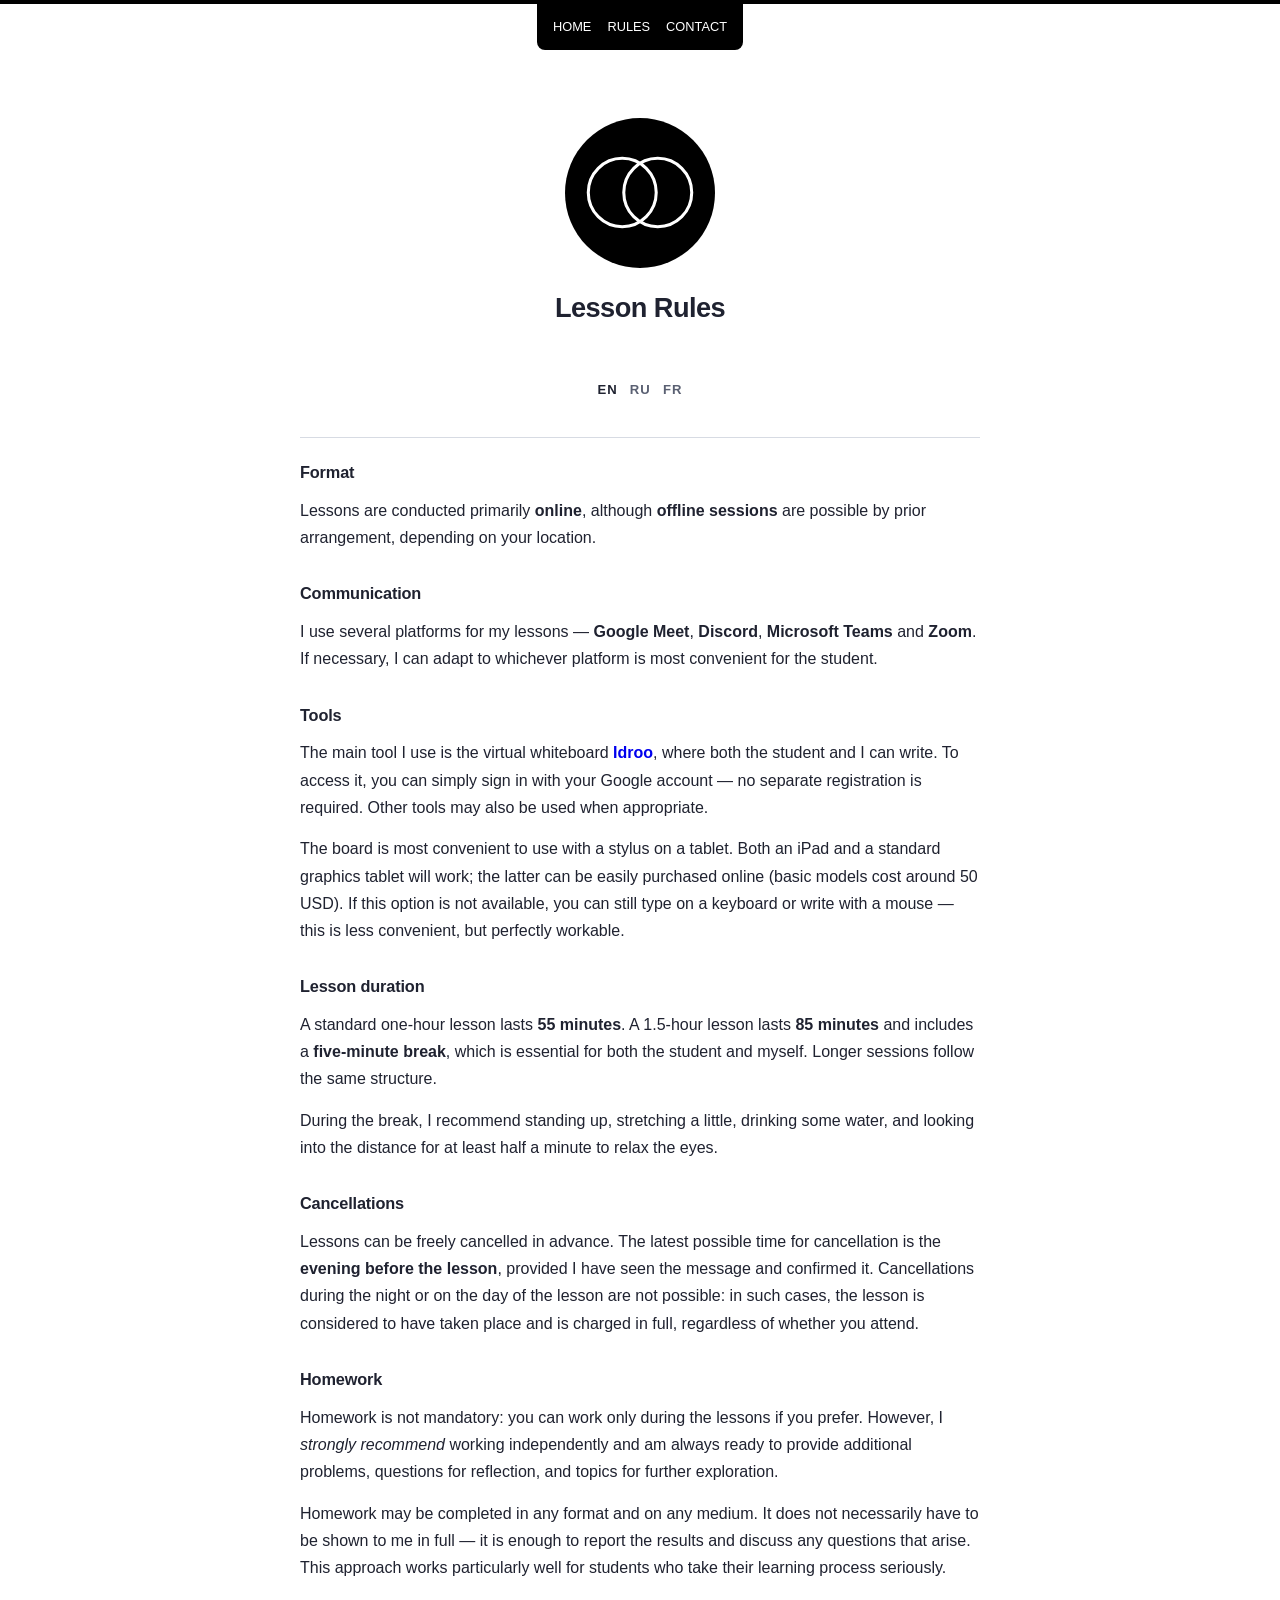
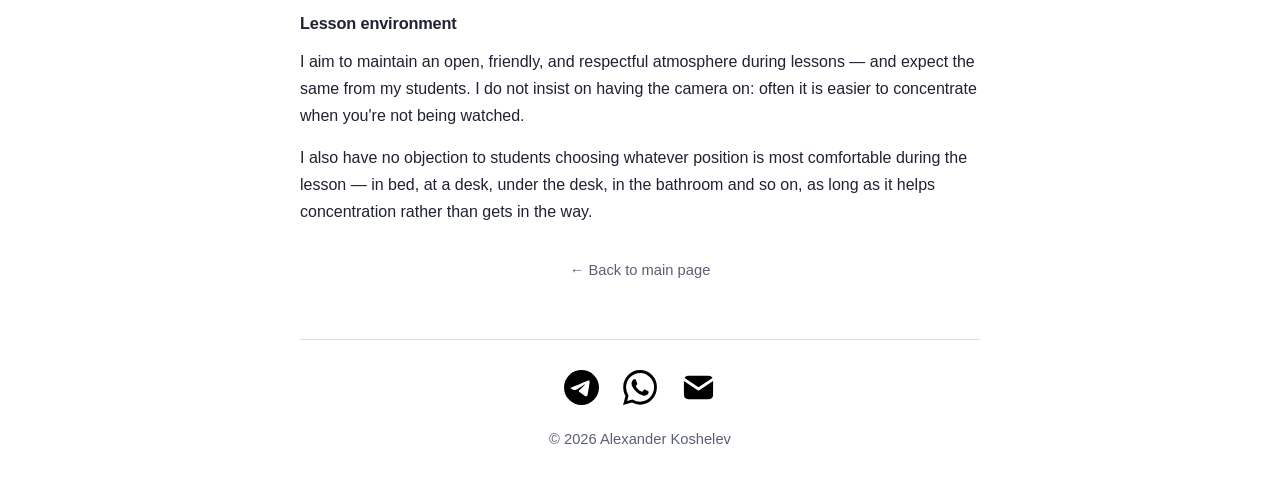
<file: rules.html>
<!DOCTYPE html>
<html lang="en">

<head>
  <meta charset="utf-8">
  <meta name="viewport" content="width=device-width, initial-scale=1">
  <meta name="description" content="Lesson rules — Alexander Koshelev.">
  <title>Lesson Rules — koshelev.science</title>
  <link rel="icon" href="assets/img/favicon.svg" type="image/svg+xml">
  <link rel="stylesheet" href="assets/style.css">
  <style>
    .subpage-header {
      width: min(100%, var(--text-max));
      margin: 0 auto;
      text-align: center;
    }

    .subpage-title {
      margin: 0;
      font-size: clamp(1.4rem, 3vw, 2rem);
      line-height: 1.15;
      font-weight: 700;
      letter-spacing: -0.02em;
    }

    .subpage-subtitle {
      margin: 0.65rem 0 0;
      color: var(--muted);
      font-size: 1rem;
    }

    .rules-shell {
      width: min(100%, var(--text-max));
      margin: 0 auto;
    }

    .rules-card {
      border-top: 1px solid var(--line);
      padding-top: 1.5rem;
    }

    .rules-intro {
      color: var(--muted);
    }

    .rules-group+.rules-group {
      margin-top: 2rem;
    }

    .rules-group-title {
      margin: 0 0 0.85rem;
      font-size: 1.02rem;
      line-height: 1.3;
      font-weight: 700;
      letter-spacing: -0.01em;
    }

    .rules-list {
      margin: 0;
      padding-left: 1.2rem;
    }

    .rules-list li+li {
      margin-top: 0.7rem;
    }

    .rules-note {
      margin-top: 2rem;
      padding-top: 1.25rem;
      border-top: 1px solid var(--line);
      color: var(--muted);
      font-size: 0.95rem;
    }

    .subpage-nav {
      width: min(100%, var(--text-max));
      margin: 2rem auto 2.25rem;
      text-align: center;
    }

    .subpage-nav a {
      color: var(--muted);
      font-size: 0.92rem;
    }

    .subpage-nav a:hover,
    .subpage-nav a:focus-visible {
      color: var(--fg);
    }

    @media (max-width: 640px) {
      .subpage-nav {
        margin: 1.5rem auto 2rem;
      }

      .rules-group+.rules-group {
        margin-top: 1.7rem;
      }
    }
  </style>
</head>

<body>
  <div class="top-bar" aria-hidden="true"></div>

  <nav class="site-nav" aria-label="Primary">
    <ul>
      <li>
        <a href="index.html">
          <span class="nav-lang active" data-lang="en">HOME</span>
          <span class="nav-lang" data-lang="ru">ГЛАВНАЯ</span>
          <span class="nav-lang" data-lang="fr">ACCUEIL</span>
        </a>
      </li>

      <li>
        <a href="rules.html">
          <span class="nav-lang active" data-lang="en">RULES</span>
          <span class="nav-lang" data-lang="ru">ПРАВИЛА</span>
          <span class="nav-lang" data-lang="fr">RÈGLES</span>
        </a>
      </li>

      <li>
        <a href="contact.html">
          <span class="nav-lang active" data-lang="en">CONTACT</span>
          <span class="nav-lang" data-lang="ru">КОНТАКТЫ</span>
          <span class="nav-lang" data-lang="fr">CONTACT</span>
        </a>
      </li>
    </ul>
  </nav>

  <main class="page">
    <header class="hero" aria-label="Identity">
      <div class="hero-symbol-wrap">
        <img class="hero-symbol" src="assets/img/vesica-piscis.svg" alt="Vesica piscis symbol">
      </div>

      <h1 class="hero-name">
        <span class="hero-lang active" data-lang="en">Lesson Rules</span>
        <span class="hero-lang" data-lang="ru">Правила занятий</span>
        <span class="hero-lang" data-lang="fr">Règles des cours</span>
      </h1>
    </header>

    <section class="content" aria-label="Lesson rules content">
      <div class="lang-switch">
        <button data-lang="en" class="active">EN</button>
        <button data-lang="ru">RU</button>
        <button data-lang="fr">FR</button>
      </div>

      <!-- EN -->
      <section class="lang-block" data-lang="en">
        <div class="rules-card">

          <section class="rules-group">
            <h2 class="rules-group-title">Format</h2>
            <p class="rules-text">
              Lessons are conducted primarily <strong>online</strong>, although <strong>offline sessions</strong> are
              possible by prior arrangement, depending on your location.
            </p>
          </section>

          <section class="rules-group">
            <h2 class="rules-group-title">Communication</h2>
            <p class="rules-text">
              I use several platforms for my lessons — <strong>Google Meet</strong>,
              <strong>Discord</strong>, <strong>Microsoft Teams</strong> and <strong>Zoom</strong>. If necessary, I can
              adapt to whichever platform is most convenient for the student.
            </p>
          </section>

          <section class="rules-group">
            <h2 class="rules-group-title">Tools</h2>
            <p class="rules-text">
              The main tool I use is the virtual whiteboard
              <a href="https://idroo.com" target="_blank" rel="noopener noreferrer"><strong>Idroo</strong></a>,
              where both the student and I can write. To access it, you can simply sign in with your Google account — no
              separate registration is required. Other tools may also be used when appropriate.
            </p>
            <p class="rules-text">
              The board is most convenient to use with a stylus on a tablet. Both an iPad and a standard graphics tablet
              will work; the latter can be easily purchased online (basic models cost around 50 USD). If this option is
              not available, you can still type on a keyboard or write with a mouse — this is less convenient,
              but perfectly workable.
            </p>
          </section>

          <section class="rules-group">
            <h2 class="rules-group-title">Lesson duration</h2>
            <p class="rules-text">
              A standard one-hour lesson lasts <strong>55 minutes</strong>. A 1.5-hour lesson lasts <strong>85
                minutes</strong> and includes a <strong>five-minute break</strong>, which is essential for both the
              student and myself. Longer sessions follow the same structure.
            </p>
            <p class="rules-text">
              During the break, I recommend standing up, stretching a little, drinking some water, and looking into the
              distance for at least half a minute to relax the eyes.
            </p>
          </section>

          <section class="rules-group">
            <h2 class="rules-group-title">Cancellations</h2>
            <p class="rules-text">
              Lessons can be freely cancelled in advance. The latest possible time for cancellation is the
              <strong>evening before the lesson</strong>, provided I have seen the message and confirmed it.
              Cancellations during the night or on the day of the lesson are not possible: in such
              cases, the lesson is considered to have taken place and is charged in full, regardless of whether you
              attend.
            </p>
          </section>

          <section class="rules-group">
            <h2 class="rules-group-title">Homework</h2>
            <p class="rules-text">
              Homework is not mandatory: you can work only during the lessons if you prefer. However, I
              <em>strongly recommend</em> working independently and am always ready to provide additional problems,
              questions
              for reflection, and topics for further exploration.
            </p>
            <p class="rules-text">
              Homework may be completed in any format and on any medium. It does not necessarily have to be shown to me
              in full — it is enough to report the results and discuss any questions that arise. This approach works
              particularly well for students who take their learning process seriously.
            </p>
          </section>

          <section class="rules-group">
            <h2 class="rules-group-title">Lesson environment</h2>
            <p class="rules-text">
              I aim to maintain an open, friendly, and respectful atmosphere during lessons — and
              expect the same from my students. I do not insist on having the camera on: often it is easier to
              concentrate when you're not being watched.
            </p>
            <p class="rules-text">
              I also have no objection to students choosing whatever position is most comfortable during the lesson — in
              bed, at a desk, under the desk, in the bathroom and so on, as long as it helps concentration rather than
              gets in the way.
            </p>
          </section>

        </div>
      </section>

      <!-- RU -->
      <section class="lang-block" data-lang="ru">
        <div class="rules-card">

          <section class="rules-group">
            <h2 class="rules-group-title">Формат</h2>
            <p class="rules-text">
              Занятия проводятся преимущественно <strong>онлайн</strong>, хотя по предварительной договорённости
              возможны и офлайн-встречи, если позволяет география.
            </p>
          </section>

          <section class="rules-group">
            <h2 class="rules-group-title">Связь</h2>
            <p class="rules-text">
              Я использую различные платформы для связи — прежде всего <strong>Google Meet</strong>,
              <strong>Discord</strong>, <strong>Microsoft Teams</strong> и <strong>Zoom</strong>. При необходимости я
              могу подстроиться под ту платформу, которая удобна конкретному ученику.
            </p>
          </section>

          <section class="rules-group">
            <h2 class="rules-group-title">Инструменты</h2>
            <p class="rules-text">
              Главный инструмент на моих уроках — виртуальная доска
              <a href="https://idroo.com" target="_blank" rel="noopener noreferrer"><strong>Idroo</strong></a>,
              на которой могу писать как я, так и ученики. Для доступа достаточно войти через Google-аккаунт —
              отдельная регистрация не требуется. Нередко привлекаются и другие инструменты.
            </p>
            <p class="rules-text">
              На доске удобнее всего работать со стилусом на планшете. Подойдёт как iPad, так и обычный графический
              планшет, который несложно заказать в интернете (базовые модели стоят порядка 50 USD). Если такой
              возможности пока нет, можно печатать на клавиатуре или писать мышью — это менее удобно, но вполне
              рабочий вариант.
            </p>
          </section>

          <section class="rules-group">
            <h2 class="rules-group-title">Продолжительность занятия</h2>
            <p class="rules-text">
              Стандартное часовое занятие длится <strong>55 минут</strong>. Полуторачасовое занятие длится <strong>85
                минут</strong> и включает <strong>пятиминутный перерыв</strong>, обязательный как для ученика, так и
              для
              меня. Более длительные занятия строятся по той же логике.
            </p>
            <p class="rules-text">
              Во время перерыва я рекомендую встать, немного размяться, попить воды и хотя бы на полминуты перевести
              взгляд вдаль, чтобы расслабить глаза.
            </p>
          </section>

          <section class="rules-group">
            <h2 class="rules-group-title">Отмены</h2>
            <p class="rules-text">
              Занятие можно свободно отменить заранее. Крайний срок для отмены — <strong>вечер накануне
                занятия</strong>, при условии, что я успел увидеть сообщение и подтвердил отмену. Отмена ночью или в
              день
              занятия уже невозможна: в таком случае занятие считается проведённым и оплачивается независимо от
              явки.
            </p>
          </section>

          <section class="rules-group">
            <h2 class="rules-group-title">Домашние задания</h2>
            <p class="rules-text">
              Домашние задания не являются обязательными: можно заниматься только на самих уроках.
              Тем не менее я <em>настоятельно рекомендую</em> работать самостоятельно и всегда готов подобрать вам
              дополнительные задачи, вопросы для размышления и темы для исследования.
            </p>
            <p class="rules-text">
              Оформлять домашнюю работу допустимо в любом формате и на любом носителе. Её можно даже не показывать
              полностью, а лишь сообщать о результатах и обсуждать возникающие вопросы. Такой режим хорошо
              подходит ученикам, серьёзно относящимся к собственному обучению.
            </p>
          </section>

          <section class="rules-group">
            <h2 class="rules-group-title">Обстановка на занятии</h2>
            <p class="rules-text">
              Я стараюсь поддерживать на уроках открытую, дружелюбную и вместе с тем уважительную атмосферу — и ожидаю
              того же от моих учеников. На видео-связи я не настаиваю: нередко человеку легче сосредоточиться, когда
              на него не смотрят.
            </p>
            <p class="rules-text">
              Также ничего не имею против того, чтобы ученик занимал во время занятия любое удобное ему положение тела:
              в кровати, за столом, под столом, в ванной и так далее. Главное — чтобы это помогало
              сосредоточиться, а не мешало работе.
            </p>
          </section>
        </div>
      </section>

      <!-- FR -->
      <section class="lang-block" data-lang="fr">
        <div class="rules-card">

          <section class="rules-group">
            <h2 class="rules-group-title">Format</h2>
            <p class="rules-text">
              Les cours se déroulent principalement <strong>en ligne</strong>; des séances en
              présentiel sont possibles également, sur accord préalable, si la situation géographique le permet.
            </p>
          </section>

          <section class="rules-group">
            <h2 class="rules-group-title">Communication</h2>
            <p class="rules-text">
              J’utilise différentes plateformes pour la communication — <strong>Google Meet</strong>,
              <strong>Discord</strong>, <strong>Microsoft Teams</strong> et <strong>Zoom</strong>. Si nécessaire, je
              peux m’adapter à l’outil le plus commode pour l’élève.
            </p>
          </section>

          <section class="rules-group">
            <h2 class="rules-group-title">Outils</h2>
            <p class="rules-text">
              L’outil principal de mes cours est le tableau virtuel
              <a href="https://idroo.com" target="_blank" rel="noopener noreferrer"><strong>Idroo</strong></a>,
              sur lequel l’élève et moi pouvons écrire tous les deux. Pour y accéder, il suffit de se connecter avec un
              compte
              Google — aucune inscription supplémentaire n’est nécessaire. D’autres outils peuvent aussi être utilisés
              si nécessaire.
            </p>
            <p class="rules-text">
              Le tableau est le plus confortable à utiliser avec un stylet sur une tablette : un iPad ou tout
              simplement une tablette graphique. La dernière peut être facilement achetée en ligne (les modèles de
              base coûtent environ 50 USD). Si cette option n’est pas disponible, on peut aussi taper au
              clavier ou écrire à la souris — c’est moins pratique, mais bien fonctionnel tout de même.
            </p>
          </section>

          <section class="rules-group">
            <h2 class="rules-group-title">Durée des cours</h2>
            <p class="rules-text">
              Un cours standard dure <strong>55 minutes</strong>. Un cours d’une heure et demie dure
              <strong>85 minutes</strong> et comprend une <strong>pause de cinq minutes</strong>, indispensable aussi
              bien pour l’élève que pour moi. Les séances plus longues suivent la même logique.
            </p>
            <p class="rules-text">
              Pendant la pause, je recommande de se lever, bouger un peu, boire de l’eau et regarder au loin pendant une
              trentaine de secondes afin de reposer les yeux.
            </p>
          </section>

          <section class="rules-group">
            <h2 class="rules-group-title">Annulations</h2>
            <p class="rules-text">
              Les cours peuvent être annulés librement à l’avance. Le moment limite est le <strong>soir précédant le
                cours</strong>, à condition que j’aie vu le message et confirmé l’annulation. Une annulation pendant la
              nuit ou le jour même du cours n’est plus possible : dans ce cas, le cours est considéré comme effectué et
              doit être payé même en cas d'abscence.
            </p>
          </section>

          <section class="rules-group">
            <h2 class="rules-group-title">Devoirs</h2>
            <p class="rules-text">
              Les devoirs ne sont pas obligatoires : il est possible de travailler uniquement pendant les cours.
              Cependant, je <em>recommande fortement</em> un travail personnel et je suis toujours prêt à proposer des
              exercices supplémentaires, des questions de réflexion et des sujet à explorer.
            </p>
            <p class="rules-text">
              Les devoirs peuvent être réalisés sous n’importe quelle forme et sur n’importe quel support. Il n’est pas
              obligatoire de me les montrer intégralement : il suffit d’en communiquer les résultats et de discuter des
              questions qui sont apparues. Cette approche convient particulièrement aux élèves qui prennent la
              responsabilité personnelle de leur apprentissage.
            </p>
          </section>

          <section class="rules-group">
            <h2 class="rules-group-title">Ambiance des cours</h2>
            <p class="rules-text">
              Je m’efforce de maintenir pendant les cours une atmosphère ouverte, bienveillante et en même temps
              respectueuse — et j’attends la même attitude de la part de mes élèves. Je n’insiste pas pour que la caméra
              soit activée : il est souvent plus facile de se concentrer quand on n’est pas observé.
            </p>
            <p class="rules-text">
              Je n’ai pas d’objection à ce que l’élève adopte la position qui lui est la plus confortable —
              dans le lit, au bureau, sous le bureau, dans la salle de bain, etc. L’essentiel est que cela aide à se
              concentrer et ne gêne pas le travail.
            </p>
          </section>

        </div>
      </section>

      <nav class="subpage-nav" aria-label="Back link">
        <a href="index.html">← Back to main page</a>
      </nav>

      <footer class="site-footer" aria-label="Contacts">
        <hr class="footer-divider">

        <nav class="contact-links" aria-label="Contact links">
          <a class="contact-link" href="https://t.me/koshelev_teaching" target="_blank" rel="noopener noreferrer"
            aria-label="Telegram">
            <img class="contact-icon" src="assets/img/icons/telegram.svg" alt="">
          </a>

          <a class="contact-link" href="https://wa.me/995551512975" target="_blank" rel="noopener noreferrer"
            aria-label="WhatsApp">
            <img class="contact-icon" src="assets/img/icons/whatsapp.svg" alt="">
          </a>

          <a class="contact-link" href="mailto:koshelev.teaching@gmail.com?subject=Lesson%20Rules" aria-label="Mail">
            <img class="contact-icon" src="assets/img/icons/mail.svg" alt="">
          </a>
        </nav>

        <p class="footer-note">© 2026 Alexander Koshelev</p>
      </footer>
  </main>

  <script>
    const buttons = document.querySelectorAll('.lang-switch button');
    const blocks = document.querySelectorAll('.lang-block');
    const heroLangs = document.querySelectorAll('.hero-lang');
    const navLangs = document.querySelectorAll('.nav-lang');
    const storageKey = 'preferredLanguage';

    function setLanguage(lang) {
      buttons.forEach(btn => {
        btn.classList.toggle('active', btn.dataset.lang === lang);
      });

      blocks.forEach(block => {
        block.classList.toggle('active', block.dataset.lang === lang);
      });

      heroLangs.forEach(el => {
        el.classList.toggle('active', el.dataset.lang === lang);
      });

      navLangs.forEach(el => {
        el.classList.toggle('active', el.dataset.lang === lang);
      });

      localStorage.setItem(storageKey, lang);
    }

    buttons.forEach(btn => {
      btn.addEventListener('click', () => {
        setLanguage(btn.dataset.lang);
      });
    });

    const savedLang = localStorage.getItem(storageKey);

    function detectBrowserLanguage() {
      const browserLang = (navigator.language || navigator.userLanguage || 'en').toLowerCase();

      if (browserLang.startsWith('ru')) return 'ru';
      if (browserLang.startsWith('fr')) return 'fr';
      return 'en';
    }

    const initialLang = savedLang || detectBrowserLanguage();
    setLanguage(initialLang);
  </script>

</body>

</html>
</file>
<file: assets/style.css>
:root {
  --bg: #ffffff;
  --fg: #1f2230;
  --muted: #5a6072;
  --line: #d7dbe3;

  --page-max: 760px;
  --text-max: 680px;
  --hero-symbol-size: 150px;
}

*,
*::before,
*::after {
  box-sizing: border-box;
}

html {
  font-size: 16px;
  -webkit-text-size-adjust: 100%;
  text-size-adjust: 100%;
  color-scheme: light dark;
}

body {
  margin: 0;
  background-color: var(--bg);
  color: var(--fg);
  font-family:
    -apple-system, BlinkMacSystemFont, "Segoe UI", Roboto, Helvetica, Arial,
    sans-serif;
  line-height: 1.7;
}

img {
  display: block;
  max-width: 100%;
  height: auto;
}

a {
  color: inherit;
  text-decoration: none;
}

.top-bar {
  width: 100%;
  height: 4px;
  background-color: #000000;
}

/* navigation */

.site-nav {
  margin: 0 auto 0.75rem;
  text-align: center;
}

.site-nav ul {
  display: inline-flex;
  align-items: center;
  margin: 0;
  padding: 0.4rem 1rem;
  list-style: none;
  background-color: #000000;
  color: #ffffff;
  border-radius: 0 0 0.5rem 0.5rem;

  animation: nav-drop 2000ms cubic-bezier(0.22, 1, 0.36, 1) 500ms both;
}

.site-nav li {
  display: inline-block;
}

.site-nav li+li {
  margin-left: 1rem;
}

.site-nav a {
  display: inline-block;
  padding: 0.35rem 0;
  color: inherit;
  text-decoration: none;
  font-size: 0.8rem;
}

.site-nav a:hover,
.site-nav a:focus-visible {
  opacity: 0.8;
}

@keyframes nav-drop {
  0% {
    transform: translateY(-60px);
  }

  100% {
    transform: translateY(0);
  }
}

.page {
  width: min(100% - 2rem, var(--page-max));
  margin: 0 auto;
  padding: 3.5rem 0 2.5rem;
}

.hero {
  display: flex;
  flex-direction: column;
  align-items: center;
  text-align: center;
}

.hero-symbol-wrap {
  width: var(--hero-symbol-size);
  height: var(--hero-symbol-size);
  border-radius: 50%;
  background-color: #000000;
  display: grid;
  place-items: center;
  margin-bottom: 1.5rem;
  overflow: hidden;
}

.hero-symbol {
  width: 95%;
  height: 95%;
  object-fit: contain;
}

.hero-name {
  margin: 0;
  font-size: clamp(1.2rem, 3vw, 1.7rem);
  line-height: 1.15;
  font-weight: 700;
  letter-spacing: -0.02em;
}

.hero-role {
  margin: 0.5rem 0 0;
  font-size: 1.05rem;
  color: var(--muted);
}

.hero-lang {
  display: none;
}

.hero-lang.active {
  display: inline;
}

.nav-lang {
  display: none;
}

.nav-lang.active {
  display: inline;
}

.subpage-nav {
  width: min(100%, var(--text-max));
  margin: 2rem auto 0;
  text-align: center;
  font-size: 0.95rem;
  color: var(--muted);
}

.subpage-nav a:hover,
.subpage-nav a:focus-visible {
  color: var(--fg);
}

.subpage-nav a:focus-visible {
  outline: 2px solid var(--fg);
  outline-offset: 4px;
}

.content {
  margin-top: 3.5rem;
}

/* language switch */

.lang-switch {
  display: flex;
  justify-content: center;
  gap: 0.75rem;
  margin: 0 auto 2.25rem;
  width: min(100%, var(--text-max));
}

.lang-switch button {
  appearance: none;
  -webkit-appearance: none;
  background: none;
  border: none;
  padding: 0;
  margin: 0;
  color: var(--muted);
  font: inherit;
  font-size: 0.82rem;
  font-weight: 700;
  letter-spacing: 0.08em;
  text-transform: uppercase;
  cursor: pointer;
  transition:
    color 160ms ease,
    opacity 160ms ease;
}

.lang-switch button:hover,
.lang-switch button:focus-visible {
  color: var(--fg);
}

.lang-switch button.active {
  color: var(--fg);
}

.lang-switch button:focus-visible {
  outline: 2px solid var(--fg);
  outline-offset: 4px;
}

/* language blocks */

.lang-block {
  display: none;
  width: min(100%, var(--text-max));
  margin: 0 auto;
}

.lang-block.active {
  display: block;
}

.lang-block p {
  margin: 0;
}

.lang-block p+p {
  margin-top: 1rem;
}

.lang-block ul {
  margin: 1rem 0;
  padding-left: 1.4rem;
}

.lang-block li+li {
  margin-top: 0.45rem;
}

/* rules page */

.rules-text {
  margin: 0;
}

.rules-text+.rules-text {
  margin-top: 0.9rem;
}

.bio-aside {
  margin-left: 1.2rem;
  padding-left: 0.8rem;
  border-left: 1px solid var(--line);
  font-style: italic;
  color: var(--muted);
}

.payment-details {
  width: min(100%, var(--text-max));
  margin: 1.5rem auto;
}

.payment-details summary {
  cursor: pointer;
  font: inherit;
  color: var(--fg);
  list-style: none;
}

.payment-details summary::-webkit-details-marker {
  display: none;
}

.payment-details summary:hover,
.payment-details summary:focus-visible {
  opacity: 0.8;
}

.payment-details-content {
  margin-left: 1.2rem;
  margin-top: 1rem;
}

.payment-details summary::after {
  content: "›";
  font-size: 1em;
  display: inline-block;
  margin-left: 0.35rem;
  transition: transform 0.2s ease;
}

.payment-details[open] summary::after {
  transform: rotate(90deg);
}

/* text links inside content */

.lang-block a {
  color: #0000ee;
  text-decoration: none;
}

.lang-block a:visited {
  color: #551a8b;
}

.lang-block a:hover,
.lang-block a:focus-visible {
  opacity: 0.8;
}

/* footer */

.site-footer {
  width: min(100%, var(--text-max));
  margin: 3.5rem auto 0;
}

.footer-divider {
  border: 0;
  border-top: 1px solid var(--line);
  margin: 0 0 1.5rem;
}

.contact-links {
  display: flex;
  flex-wrap: wrap;
  justify-content: center;
  gap: 0.75rem;
}

.contact-link {
  display: inline-flex;
  align-items: center;
  justify-content: center;
  width: 2.9rem;
  height: 2.9rem;
  background: transparent;
  border-radius: 0;
  transition:
    transform 160ms ease,
    opacity 160ms ease;
}

.contact-icon {
  width: 2.15rem;
  height: 2.15rem;
  display: block;
  object-fit: contain;
}

.contact-link:hover,
.contact-link:focus-visible {
  transform: translateY(-1px);
}

.contact-link:focus-visible {
  outline: 2px solid var(--fg);
  outline-offset: 3px;
}

.contact-link[aria-disabled="true"] {
  opacity: 0.38;
}

.contact-link[aria-disabled="true"]:hover,
.contact-link[aria-disabled="true"]:focus-visible {
  transform: none;
  outline: none;
}

.footer-note {
  margin: 1rem 0 0;
  text-align: center;
  font-size: 0.92rem;
  color: var(--muted);
}

/* dark mode */

@media (prefers-color-scheme: dark) {
  :root {
    --bg: #000000;
    --fg: #ffffff;
    --muted: #b8b8b8;
    --line: #3a3a3a;
  }

  .top-bar {
    background-color: #ffffff;
  }

  .site-nav ul {
    background-color: #ffffff;
    color: #000000;
  }

  .hero-symbol-wrap {
    background-color: #ffffff;
  }

  .hero-symbol {
    filter: invert(1) brightness(0);
  }

  .contact-icon {
    filter: invert(1);
  }
}

/* mobile */

@media (max-width: 640px) {
  :root {
    --hero-symbol-size: 128px;
  }

  .page {
    width: min(100% - 1.25rem, var(--page-max));
    padding-top: 2.5rem;
    padding-bottom: 2rem;
  }

  .content {
    margin-top: 2.75rem;
  }

  .lang-switch {
    gap: 0.6rem;
    margin-bottom: 2rem;
  }

  .subpage-nav {
    margin-top: 1.5rem;
  }

  .site-footer {
    margin-top: 3rem;
  }

  .contact-links {
    gap: 0.6rem;
  }

  .contact-link {
    width: 2.6rem;
    height: 2.6rem;
  }

  .contact-icon {
    width: 1.9rem;
    height: 1.9rem;
  }
}
</file>
